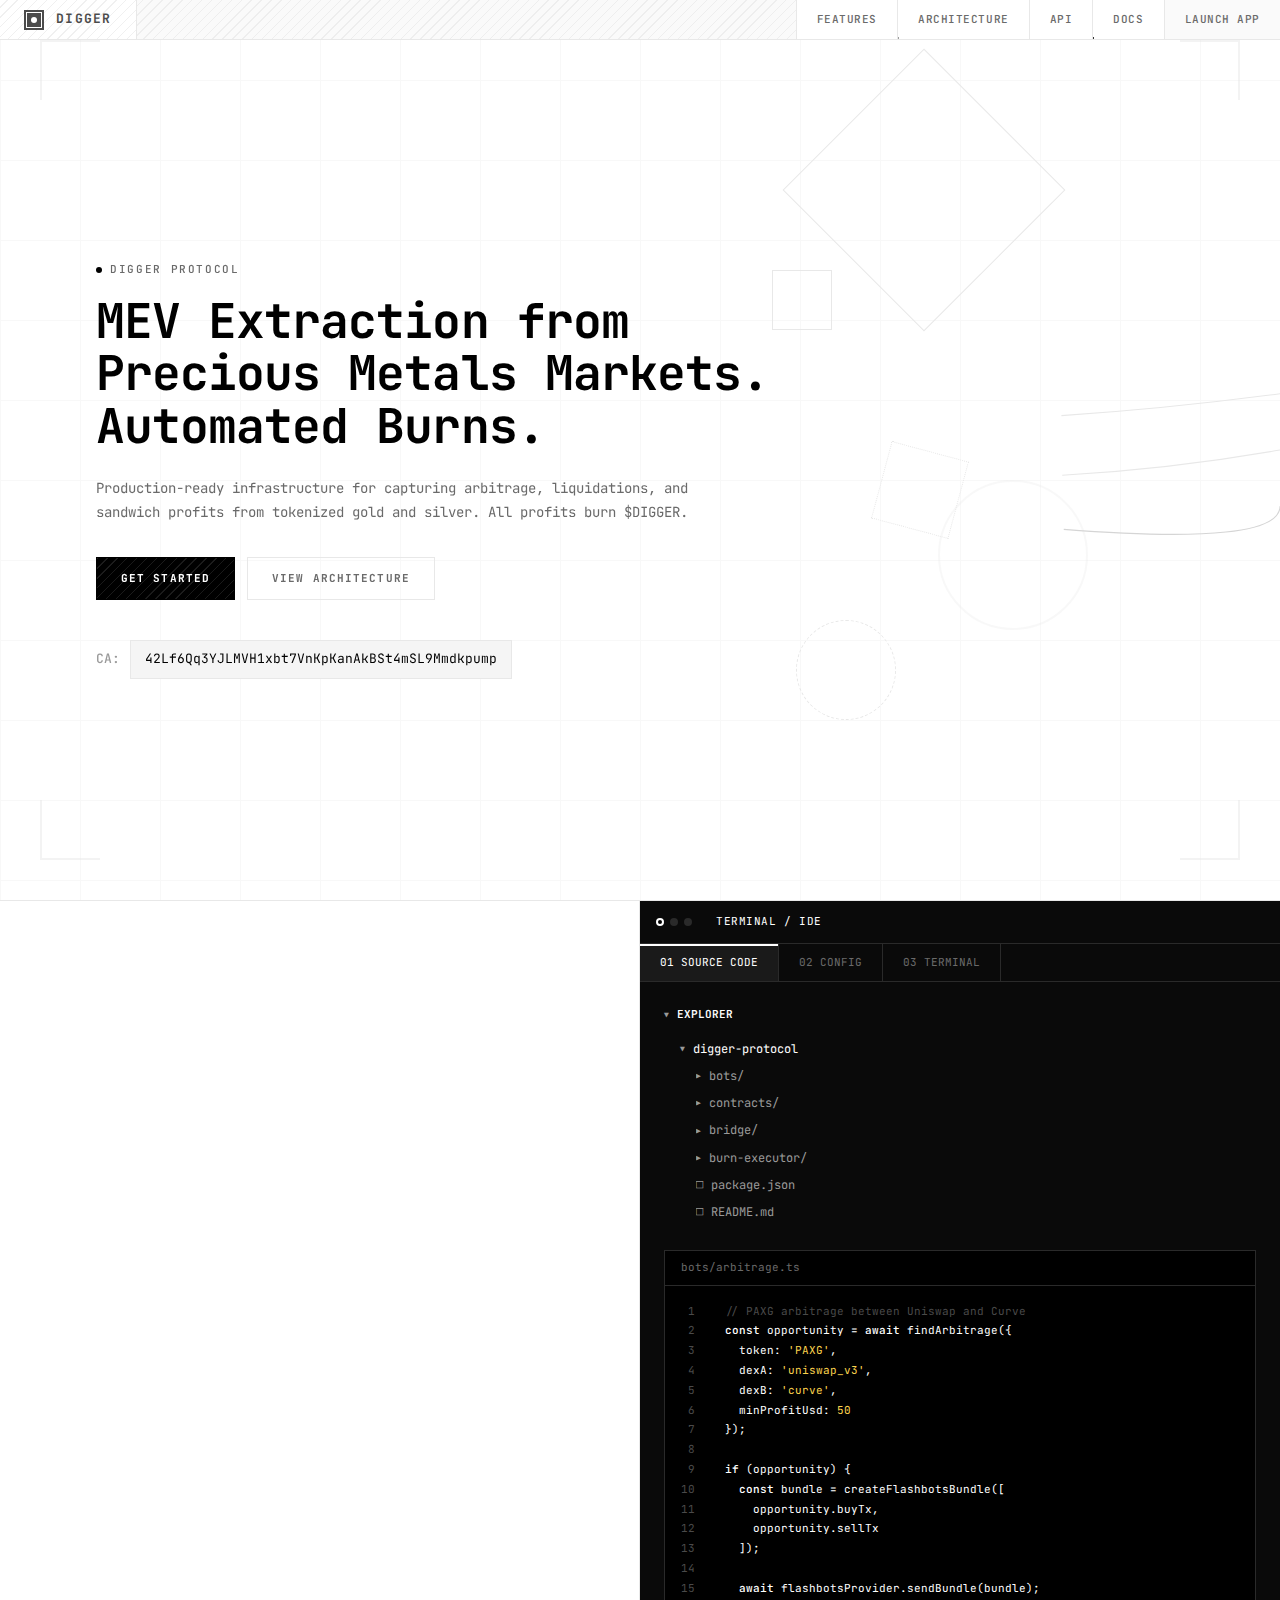
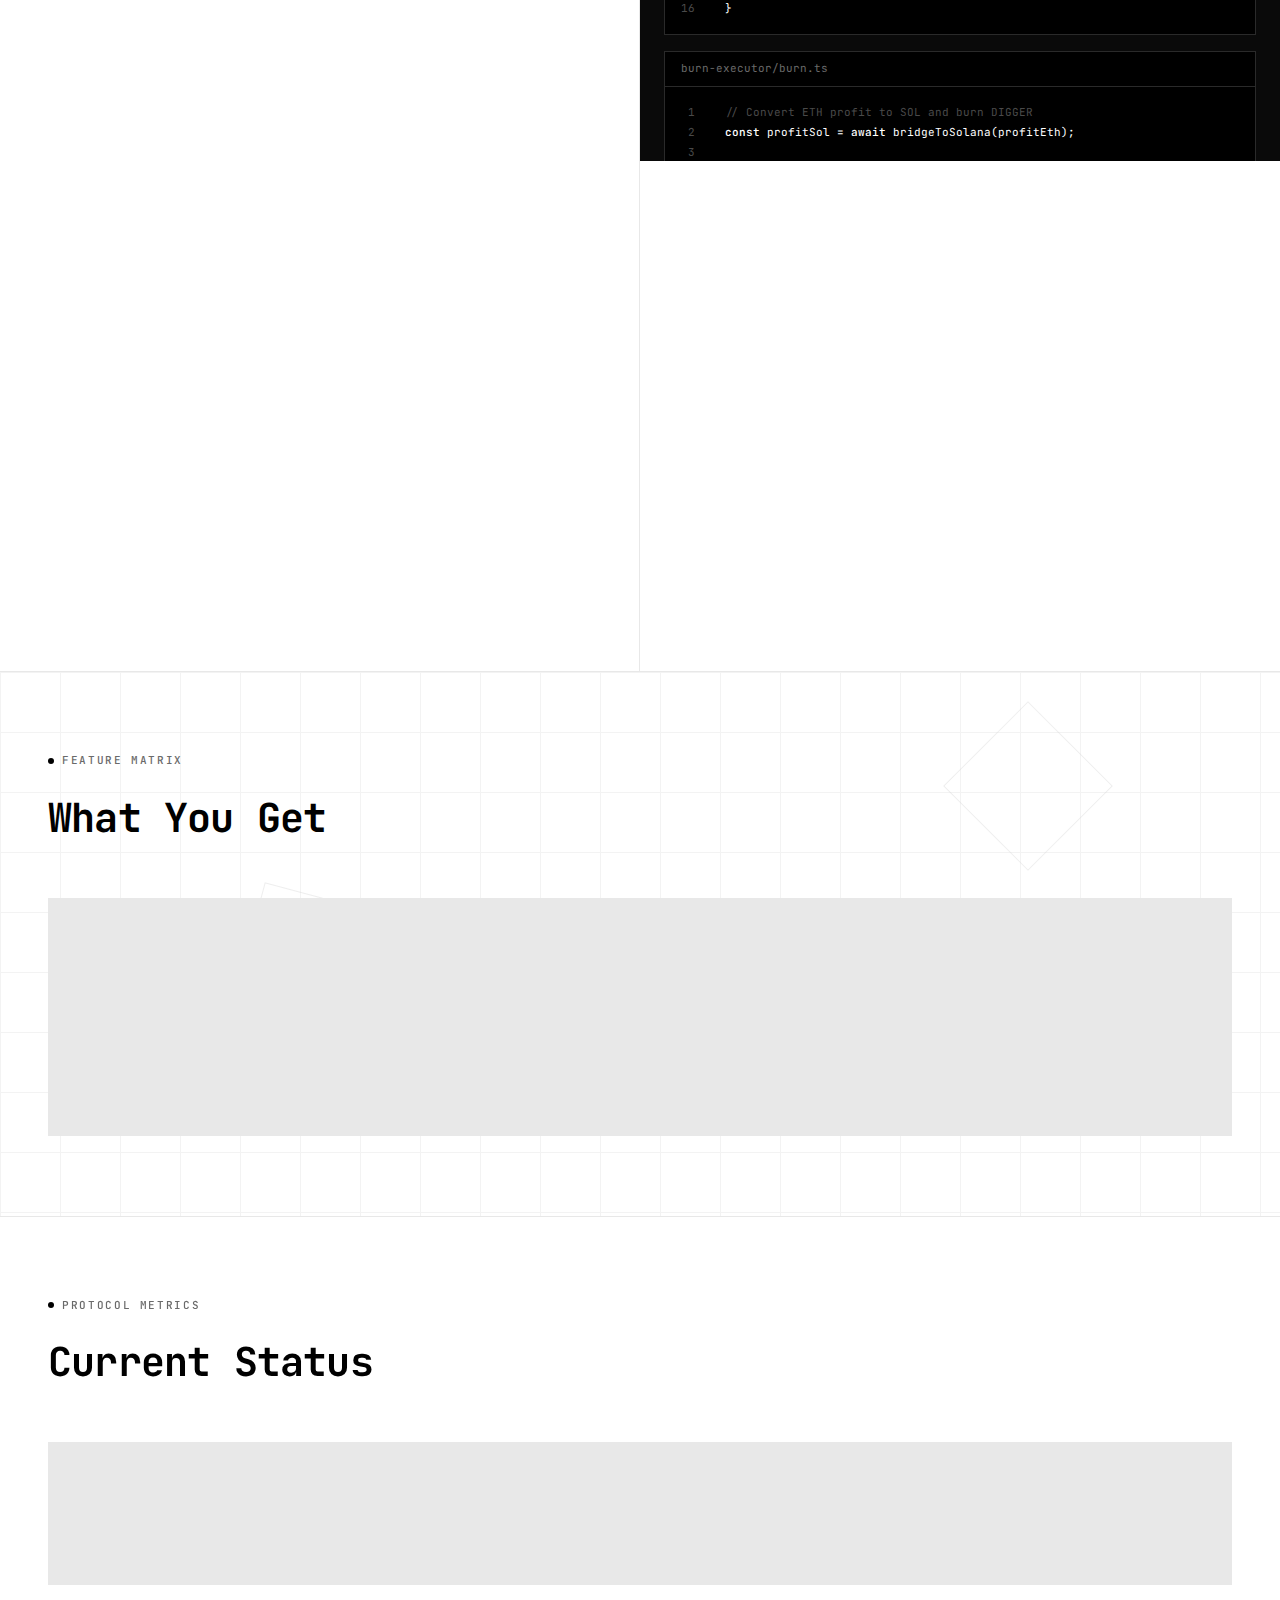
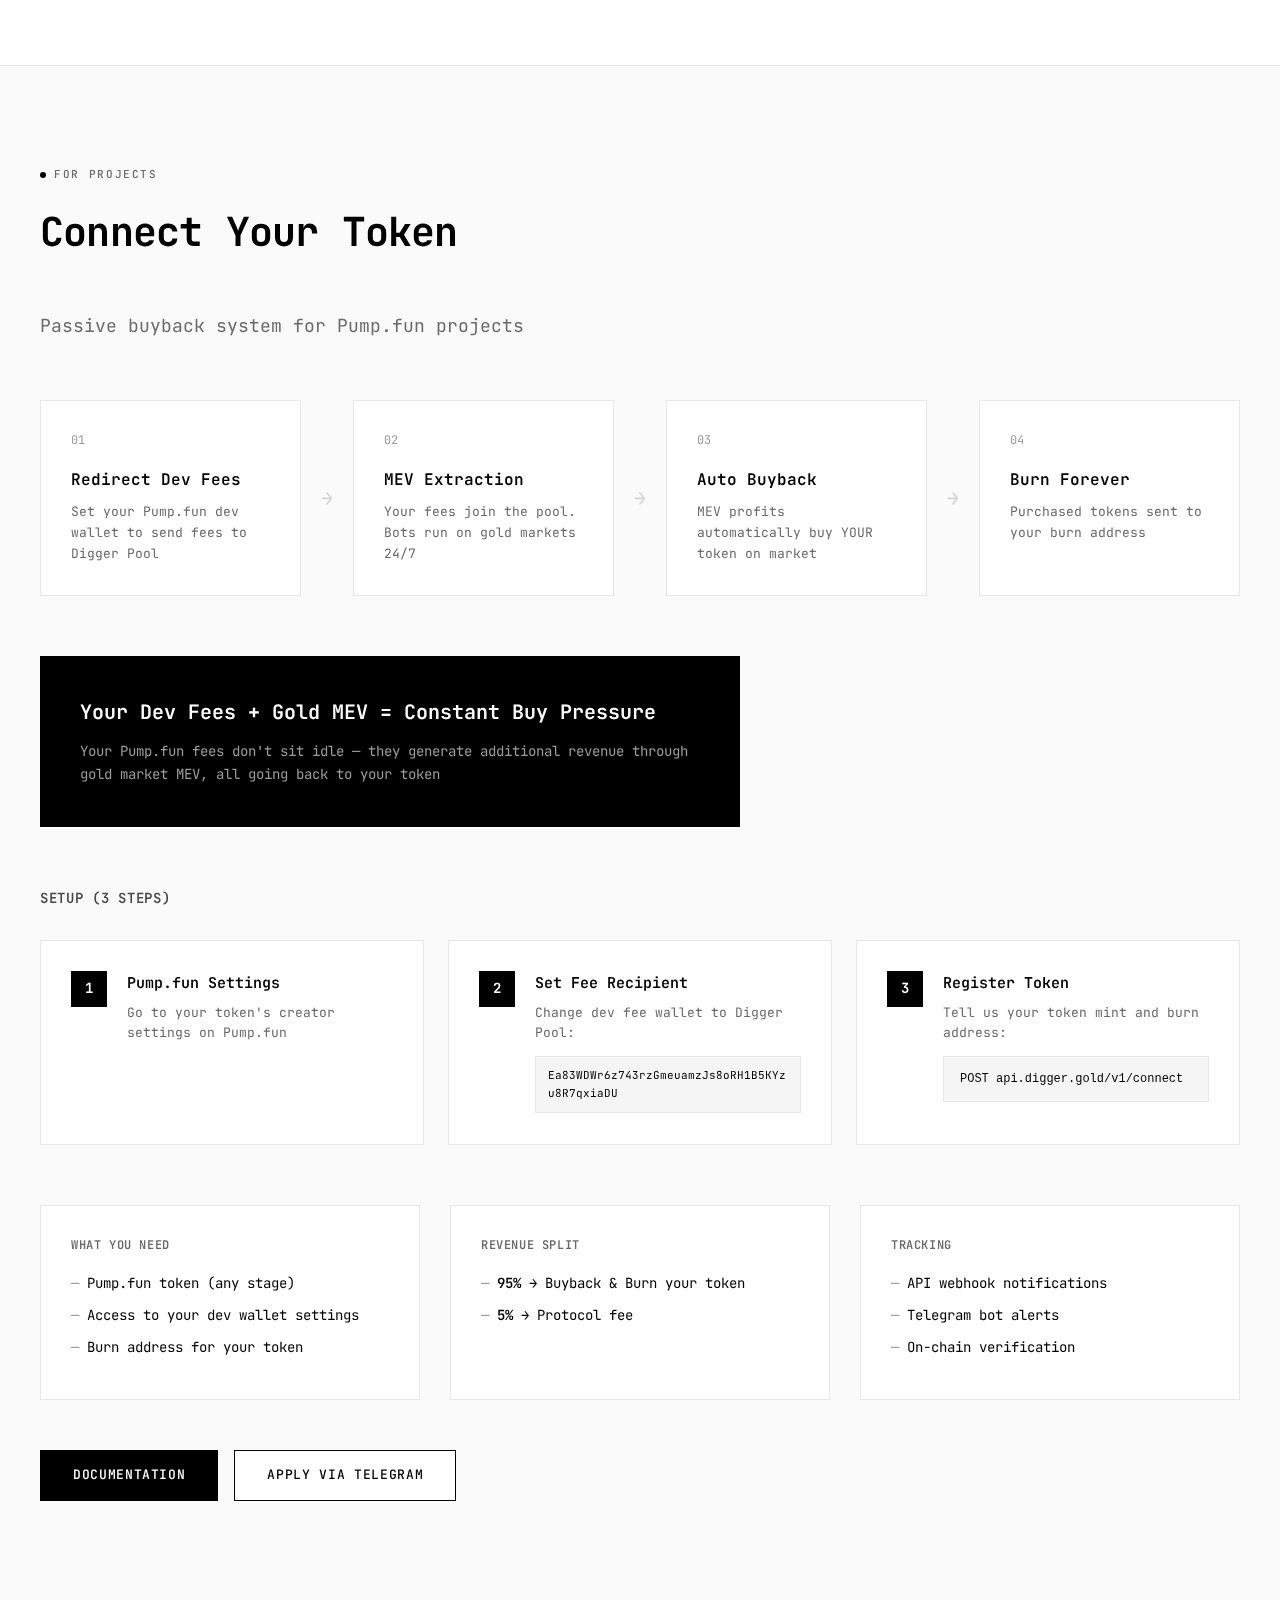
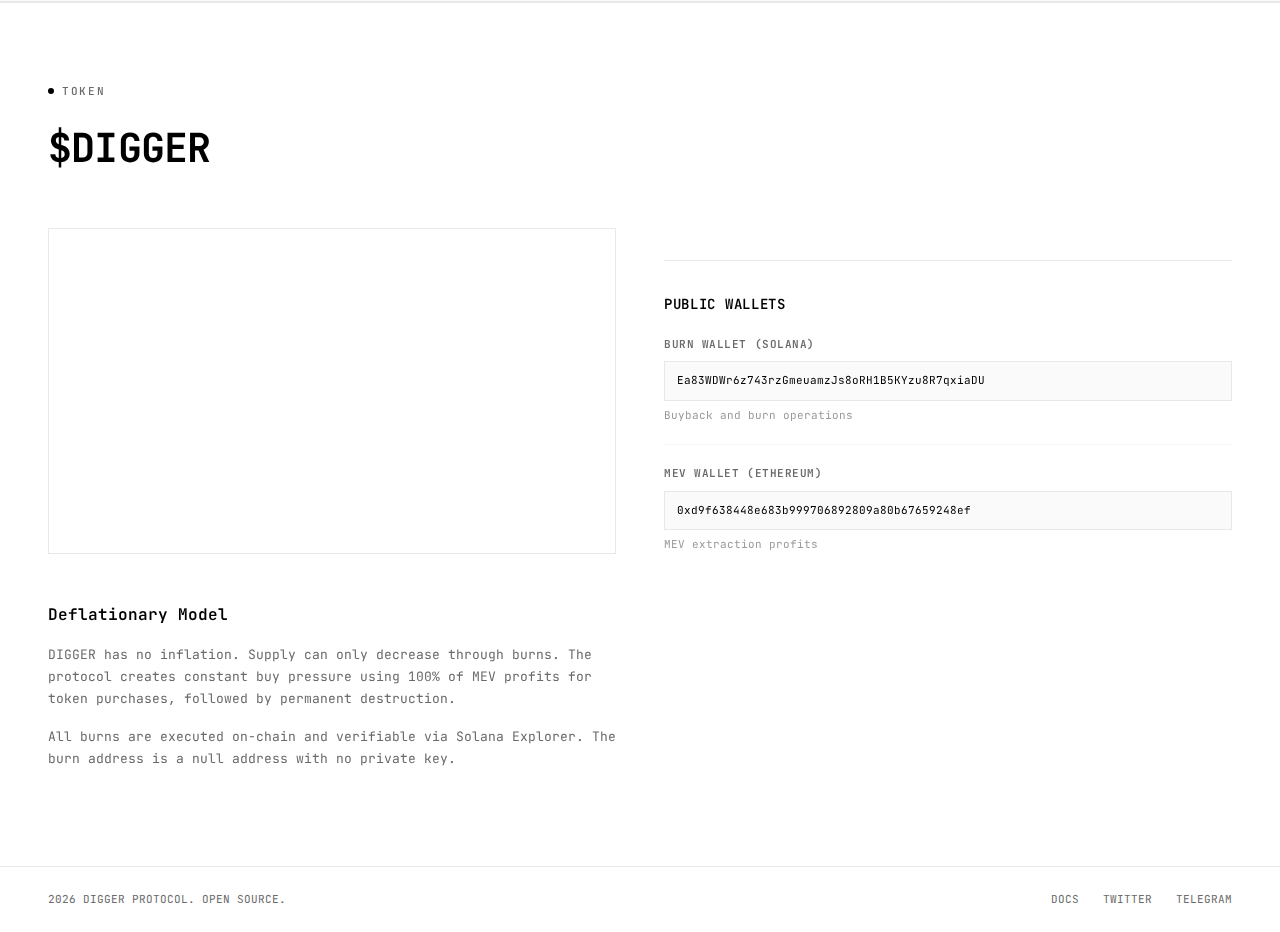
<file: index.html>
<!DOCTYPE html>
<html lang="en">
<head>
    <meta charset="UTF-8">
    <meta name="viewport" content="width=device-width, initial-scale=1.0">
    <title>Digger Protocol — MEV Infrastructure for Precious Metals</title>
    <link rel="preconnect" href="https://fonts.googleapis.com">
    <link rel="preconnect" href="https://fonts.gstatic.com" crossorigin>
    <link href="https://fonts.googleapis.com/css2?family=JetBrains+Mono:wght@400;500;600;700&display=swap" rel="stylesheet">
    <link rel="stylesheet" href="src/styles.css">
</head>
<body>
    <nav class="nav">
        <div class="nav-left">
            <a href="/" class="nav-logo">
                <div class="logo-box">
                    <div class="logo-inner">
                        <div class="logo-dot"></div>
                    </div>
                </div>
                <span class="logo-text">DIGGER</span>
            </a>
        </div>
        <div class="nav-center"></div>
        <div class="nav-right">
            <a href="#features" class="nav-link">FEATURES</a>
            <a href="#architecture" class="nav-link">ARCHITECTURE</a>
            <a href="#api" class="nav-link">API</a>
            <a href="docs.html" class="nav-link">DOCS</a>
            <a href="https://t.me/gold_digg_bot" target="_blank" class="nav-link nav-link-highlight">LAUNCH APP</a>
        </div>
    </nav>

    <main>
        <section class="hero">
            <div class="hero-bg">
                <!-- Animated grid -->
                <div class="hero-grid"></div>
                
                <!-- Floating code snippets -->
                <div class="hero-code-float">
                    <div class="float-code fc-1">const profit = await extractMEV()</div>
                    <div class="float-code fc-2">PAXG.balanceOf(wallet)</div>
                    <div class="float-code fc-3">burn(tokens, 0x000...dead)</div>
                    <div class="float-code fc-4">flashbots.sendBundle()</div>
                    <div class="float-code fc-5">jupiter.swap(SOL, DIGGER)</div>
                    <div class="float-code fc-6">0x4580...bAf78</div>
                </div>
                
                <!-- Geometric decorations -->
                <div class="hero-shapes">
                    <div class="hero-shape hs-1"></div>
                    <div class="hero-shape hs-2"></div>
                    <div class="hero-shape hs-3"></div>
                    <div class="hero-shape hs-4"></div>
                    <div class="hero-shape hs-5"></div>
                </div>
                
                <!-- Animated lines -->
                <svg class="hero-lines" viewBox="0 0 1200 800" preserveAspectRatio="none">
                    <path class="hero-line hl-1" d="M0,400 Q300,350 600,400 T1200,400" />
                    <path class="hero-line hl-2" d="M0,450 Q400,400 800,450 T1200,450" />
                    <path class="hero-line hl-3" d="M0,350 Q200,300 500,350 T1200,350" />
                </svg>
                
                <!-- Corner brackets -->
                <div class="corner-bracket cb-tl"></div>
                <div class="corner-bracket cb-tr"></div>
                <div class="corner-bracket cb-bl"></div>
                <div class="corner-bracket cb-br"></div>
            </div>
            
            <div class="hero-content">
                <div class="hero-label">
                    <span class="label-dot"></span>
                    <span>DIGGER PROTOCOL</span>
                </div>
                <h1>
                    MEV Extraction from<br>
                    Precious Metals Markets.<br>
                    Automated Burns.
                </h1>
                <p class="hero-desc">
                    Production-ready infrastructure for capturing arbitrage, 
                    liquidations, and sandwich profits from tokenized gold and silver. All profits burn $DIGGER.
                </p>
                <div class="hero-buttons">
                    <a href="docs.html" class="btn btn-primary">GET STARTED</a>
                    <a href="#architecture" class="btn btn-secondary">VIEW ARCHITECTURE</a>
                </div>
                <div class="hero-ca">
                    <span class="ca-label">CA:</span>
                    <a href="https://pump.fun/coin/42Lf6Qq3YJLMVH1xbt7VnKpKanAkBSt4mSL9Mmdkpump" target="_blank" class="ca-address">42Lf6Qq3YJLMVH1xbt7VnKpKanAkBSt4mSL9Mmdkpump</a>
                </div>
            </div>
        </section>

        <section id="features" class="features-section">
            <div class="split-layout">
                <div class="split-left">
                    <div class="content-block">
                        <div class="block-label">
                            <span class="label-dot"></span>
                            <span>CORE FEATURES</span>
                        </div>
                        <h2>Key Capabilities</h2>
                        <div class="feature-list">
                            <p><span class="bullet"></span> <span class="feature-title">Gold Market MEV</span> — extract value from PAXG, XAUT, sXAU/sXAG</p>
                            <p><span class="bullet"></span> <span class="feature-title">Automated Burns</span> — 100% of profits buy and burn $DIGGER</p>
                            <p><span class="bullet"></span> <span class="feature-title">Cross-DEX Arbitrage</span> — Uniswap, Curve, SushiSwap, Balancer</p>
                            <p><span class="bullet"></span> <span class="feature-title">Liquidation Capture</span> — AAVE, Compound gold collateral positions</p>
                            <p><span class="bullet"></span> <span class="feature-title">Flashbots Integration</span> — atomic execution via private mempools</p>
                        </div>
                    </div>

                    <div class="content-block">
                        <div class="block-label">
                            <span class="label-dot"></span>
                            <span>ARCHITECTURE</span>
                        </div>
                        <h2>Three-Layer Stack</h2>
                        <div class="layer-list">
                            <div class="layer-item">
                                <p class="layer-title">Layer 1: MEV Extraction</p>
                                <p class="layer-desc">Ethereum + L2 bots monitoring gold/silver DEXs</p>
                                <p class="layer-sub">arbitrage-bot / sandwich-bot / liquidation-bot</p>
                            </div>
                            <div class="layer-item">
                                <p class="layer-title">Layer 2: Profit Aggregation</p>
                                <p class="layer-desc">Consolidation of ETH/USDC profits</p>
                                <p class="layer-sub">profit-router / treasury-wallet / bridge-controller</p>
                            </div>
                            <div class="layer-item">
                                <p class="layer-title">Layer 3: Burn Mechanism</p>
                                <p class="layer-desc">Solana buy + burn execution</p>
                                <p class="layer-sub">jupiter-swap / burn-executor / event-emitter</p>
                            </div>
                        </div>
                    </div>

                    <div id="architecture" class="content-block">
                        <div class="block-label">
                            <span class="label-dot"></span>
                            <span>DATA FLOW</span>
                        </div>
                        <h2>Execution Path</h2>
                        <div class="flow-list">
                            <div class="flow-item">
                                <span class="flow-num">01</span>
                                <div>
                                    <h3>Price Monitor</h3>
                                    <p>WebSocket feeds from Uniswap, Curve, CEX APIs</p>
                                </div>
                            </div>
                            <div class="flow-item">
                                <span class="flow-num">02</span>
                                <div>
                                    <h3>Opportunity Detection</h3>
                                    <p>Compare prices, calculate profit after gas</p>
                                </div>
                            </div>
                            <div class="flow-item">
                                <span class="flow-num">03</span>
                                <div>
                                    <h3>Bundle Creation</h3>
                                    <p>Atomic transaction via Flashbots relay</p>
                                </div>
                            </div>
                            <div class="flow-item">
                                <span class="flow-num">04</span>
                                <div>
                                    <h3>Profit Extraction</h3>
                                    <p>Execute trade, collect profit in ETH/USDC</p>
                                </div>
                            </div>
                            <div class="flow-item">
                                <span class="flow-num">05</span>
                                <div>
                                    <h3>Bridge & Burn</h3>
                                    <p>Wormhole to Solana, Jupiter swap, burn $DIGGER</p>
                                </div>
                            </div>
                        </div>
                    </div>
                </div>

                <div class="split-right">
                    <div class="terminal-window">
                        <div class="terminal-header">
                            <div class="terminal-dots">
                                <div class="dot dot-active"></div>
                                <div class="dot"></div>
                                <div class="dot"></div>
                            </div>
                            <span class="terminal-title">TERMINAL / IDE</span>
                        </div>
                        <div class="terminal-tabs">
                            <div class="tab tab-active">01 SOURCE CODE</div>
                            <div class="tab">02 CONFIG</div>
                            <div class="tab">03 TERMINAL</div>
                        </div>
                        <div class="terminal-content">
                            <div class="file-explorer">
                                <div class="explorer-header">
                                    <span class="arrow">&#9660;</span>
                                    <span class="explorer-title">EXPLORER</span>
                                </div>
                                <div class="explorer-tree">
                <div class="tree-item tree-folder open">
                    <span class="arrow">&#9660;</span>
                    <span class="folder-name">digger-protocol</span>
                </div>
                                    <div class="tree-children">
                                        <div class="tree-item tree-folder">
                                            <span class="arrow">&#9654;</span>
                                            <span>bots/</span>
                                        </div>
                                        <div class="tree-item tree-folder">
                                            <span class="arrow">&#9654;</span>
                                            <span>contracts/</span>
                                        </div>
                                        <div class="tree-item tree-folder">
                                            <span class="arrow">&#9654;</span>
                                            <span>bridge/</span>
                                        </div>
                                        <div class="tree-item tree-folder">
                                            <span class="arrow">&#9654;</span>
                                            <span>burn-executor/</span>
                                        </div>
                                        <div class="tree-item tree-file">
                                            <span class="file-icon">&#9633;</span>
                                            <span>package.json</span>
                                        </div>
                                        <div class="tree-item tree-file">
                                            <span class="file-icon">&#9633;</span>
                                            <span>README.md</span>
                                        </div>
                                    </div>
                                </div>
                            </div>

                            <div class="code-block">
                                <div class="code-header">bots/arbitrage.ts</div>
                                <div class="code-content">
                                    <div class="code-line"><span class="ln"> 1</span>  <span class="c-comment">// PAXG arbitrage between Uniswap and Curve</span></div>
                                    <div class="code-line"><span class="ln"> 2</span>  <span class="c-keyword">const</span> <span class="c-var">opportunity</span> <span class="c-op">=</span> <span class="c-keyword">await</span> <span class="c-fn">findArbitrage</span>({</div>
                                    <div class="code-line"><span class="ln"> 3</span>    <span class="c-prop">token:</span> <span class="c-string">'PAXG'</span>,</div>
                                    <div class="code-line"><span class="ln"> 4</span>    <span class="c-prop">dexA:</span> <span class="c-string">'uniswap_v3'</span>,</div>
                                    <div class="code-line"><span class="ln"> 5</span>    <span class="c-prop">dexB:</span> <span class="c-string">'curve'</span>,</div>
                                    <div class="code-line"><span class="ln"> 6</span>    <span class="c-prop">minProfitUsd:</span> <span class="c-num">50</span></div>
                                    <div class="code-line"><span class="ln"> 7</span>  });</div>
                                    <div class="code-line"><span class="ln"> 8</span></div>
                                    <div class="code-line"><span class="ln"> 9</span>  <span class="c-keyword">if</span> (opportunity) {</div>
                                    <div class="code-line"><span class="ln">10</span>    <span class="c-keyword">const</span> <span class="c-var">bundle</span> <span class="c-op">=</span> <span class="c-fn">createFlashbotsBundle</span>([</div>
                                    <div class="code-line"><span class="ln">11</span>      <span class="c-var">opportunity</span>.<span class="c-prop">buyTx</span>,</div>
                                    <div class="code-line"><span class="ln">12</span>      <span class="c-var">opportunity</span>.<span class="c-prop">sellTx</span></div>
                                    <div class="code-line"><span class="ln">13</span>    ]);</div>
                                    <div class="code-line"><span class="ln">14</span></div>
                                    <div class="code-line"><span class="ln">15</span>    <span class="c-keyword">await</span> <span class="c-var">flashbotsProvider</span>.<span class="c-fn">sendBundle</span>(<span class="c-var">bundle</span>);</div>
                                    <div class="code-line"><span class="ln">16</span>  }</div>
                                </div>
                            </div>

                            <div class="code-block">
                                <div class="code-header">burn-executor/burn.ts</div>
                                <div class="code-content">
                                    <div class="code-line"><span class="ln"> 1</span>  <span class="c-comment">// Convert ETH profit to SOL and burn DIGGER</span></div>
                                    <div class="code-line"><span class="ln"> 2</span>  <span class="c-keyword">const</span> <span class="c-var">profitSol</span> <span class="c-op">=</span> <span class="c-keyword">await</span> <span class="c-fn">bridgeToSolana</span>(<span class="c-var">profitEth</span>);</div>
                                    <div class="code-line"><span class="ln"> 3</span></div>
                                    <div class="code-line"><span class="ln"> 4</span>  <span class="c-comment">// Buy DIGGER via Jupiter aggregator</span></div>
                                    <div class="code-line"><span class="ln"> 5</span>  <span class="c-keyword">const</span> <span class="c-var">diggerAmount</span> <span class="c-op">=</span> <span class="c-keyword">await</span> <span class="c-var">jupiter</span>.<span class="c-fn">swap</span>({</div>
                                    <div class="code-line"><span class="ln"> 6</span>    <span class="c-prop">inputMint:</span> <span class="c-var">SOL_MINT</span>,</div>
                                    <div class="code-line"><span class="ln"> 7</span>    <span class="c-prop">outputMint:</span> <span class="c-var">DIGGER_MINT</span>,</div>
                                    <div class="code-line"><span class="ln"> 8</span>    <span class="c-prop">amount:</span> <span class="c-var">profitSol</span></div>
                                    <div class="code-line"><span class="ln"> 9</span>  });</div>
                                    <div class="code-line"><span class="ln">10</span></div>
                <div class="code-line"><span class="ln">11</span>  <span class="c-comment">// Burn tokens forever</span></div>
                <div class="code-line"><span class="ln">12</span>  <span class="c-keyword">await</span> <span class="c-fn">transfer</span>(<span class="c-var">diggerAmount</span>, <span class="c-var">BURN_ADDRESS</span>);</div>
                <div class="code-line"><span class="ln">13</span>  <span class="c-fn">emitBurnEvent</span>(<span class="c-var">diggerAmount</span>, <span class="c-var">txHash</span>);</div>
                                </div>
                            </div>

                            <div class="code-block terminal-output">
                                <div class="code-header">TERMINAL OUTPUT</div>
                                <div class="code-content">
                                    <div class="code-line"><span class="c-accent">$</span> npm run start:all</div>
                                    <div class="code-line"><span class="c-muted"># Starting Digger MEV infrastructure...</span></div>
                                    <div class="code-line"></div>
                                    <div class="code-line"><span class="c-muted">[arbitrage]</span> Monitoring PAXG on Uniswap V3...</div>
                                    <div class="code-line"><span class="c-muted">[arbitrage]</span> Monitoring PAXG on Curve...</div>
                                    <div class="code-line"><span class="c-muted">[arbitrage]</span> Monitoring XAUT on Balancer...</div>
                                    <div class="code-line"><span class="c-muted">[sandwich]</span> Mempool listener active</div>
                                    <div class="code-line"><span class="c-muted">[liquidation]</span> AAVE health factor monitor started</div>
                                    <div class="code-line"><span class="c-muted">[bridge]</span> Wormhole relayer connected</div>
                                    <div class="code-line"><span class="c-muted">[burn]</span> Jupiter swap ready</div>
                                    <div class="code-line"></div>
                                    <div class="code-line"><span class="c-success">OK</span> All services operational</div>
                                    <div class="code-line"><span class="c-accent">--</span> Waiting for opportunities...</div>
                                </div>
                            </div>
                        </div>
                    </div>
                </div>
            </div>
        </section>

        <section id="api" class="matrix-section">
            <div class="matrix-bg">
                <div class="grid-lines"></div>
                <div class="floating-shapes">
                    <div class="shape shape-1"></div>
                    <div class="shape shape-2"></div>
                    <div class="shape shape-3"></div>
                    <div class="shape shape-4"></div>
                </div>
                <div class="code-rain">
                    <span>0x45804880De22913dAFE09f4980848ECE6EcbAf78</span>
                    <span>arbitrage.execute()</span>
                    <span>burn(amount, BURN_ADDRESS)</span>
                    <span>flashbots.sendBundle()</span>
                    <span>jupiter.swap({inputMint, outputMint})</span>
                    <span>PAXG/ETH 0.14% spread</span>
                    <span>liquidation.capture()</span>
                    <span>wormhole.bridge(SOL)</span>
                </div>
            </div>
            <div class="section-inner">
                <div class="block-label">
                    <span class="label-dot"></span>
                    <span>FEATURE MATRIX</span>
                </div>
                <h2 class="matrix-title">What You Get</h2>
                <div class="matrix-grid">
                    <a href="docs.html#api-events" class="matrix-card">
                        <h3>MEV STRATEGIES</h3>
                        <p class="matrix-desc">Arbitrage / Sandwich / Liquidations</p>
                        <p class="matrix-sub">Multi-DEX gold market coverage</p>
                        <span class="card-arrow">-></span>
                    </a>
                    <a href="docs.html#api-token" class="matrix-card">
                        <h3>SUPPORTED TOKENS</h3>
                        <p class="matrix-desc">PAXG / XAUT / sXAU / sXAG</p>
                        <p class="matrix-sub">Ethereum + L2 deployments</p>
                        <span class="card-arrow">-></span>
                    </a>
                    <a href="docs.html#introduction" class="matrix-card">
                        <h3>EXECUTION</h3>
                        <p class="matrix-desc">Flashbots / MEV-Boost / Jito</p>
                        <p class="matrix-sub">Private mempool transactions</p>
                        <span class="card-arrow">-></span>
                    </a>
                    <a href="docs.html#api-burns" class="matrix-card">
                        <h3>BURN MECHANISM</h3>
                        <p class="matrix-desc">Automated / Verifiable / Permanent</p>
                        <p class="matrix-sub">On-chain audit trail</p>
                        <span class="card-arrow">-></span>
                    </a>
                    <a href="docs.html#api-overview" class="matrix-card">
                        <h3>API ACCESS</h3>
                        <p class="matrix-desc">REST / WebSocket / SDK</p>
                        <p class="matrix-sub">Real-time event streaming</p>
                        <span class="card-arrow">-></span>
                    </a>
                    <a href="docs.html#ws-events" class="matrix-card">
                        <h3>MONITORING</h3>
                        <p class="matrix-desc">Dashboard / Alerts / Logs</p>
                        <p class="matrix-sub">Telegram bot integration</p>
                        <span class="card-arrow">-></span>
                    </a>
                </div>
            </div>
        </section>

        <section class="stats-section">
            <div class="section-inner">
                <div class="block-label">
                    <span class="label-dot"></span>
                    <span>PROTOCOL METRICS</span>
                </div>
                <h2 class="matrix-title">Current Status</h2>
                <div class="stats-grid">
                    <div class="stat-card">
                        <div class="stat-value">—</div>
                        <div class="stat-label">Total Burned</div>
                    </div>
                    <div class="stat-card">
                        <div class="stat-value">—</div>
                        <div class="stat-label">MEV Extracted</div>
                    </div>
                    <div class="stat-card">
                        <div class="stat-value">—</div>
                        <div class="stat-label">Active Strategies</div>
                    </div>
                    <div class="stat-card">
                        <div class="stat-value">—</div>
                        <div class="stat-label">Markets Monitored</div>
                    </div>
                </div>
            </div>
        </section>

        <section class="connect-section">
            <div class="section-inner">
                <div class="block-label">
                    <span class="label-dot"></span>
                    <span>FOR PROJECTS</span>
                </div>
                <h2 class="matrix-title">Connect Your Token</h2>
                <p class="connect-subtitle">Passive buyback system for Pump.fun projects</p>
                
                <div class="connect-flow">
                    <div class="flow-step">
                        <div class="flow-number">01</div>
                        <div class="flow-content">
                            <h3>Redirect Dev Fees</h3>
                            <p>Set your Pump.fun dev wallet to send fees to Digger Pool</p>
                        </div>
                    </div>
                    <div class="flow-arrow">→</div>
                    <div class="flow-step">
                        <div class="flow-number">02</div>
                        <div class="flow-content">
                            <h3>MEV Extraction</h3>
                            <p>Your fees join the pool. Bots run on gold markets 24/7</p>
                        </div>
                    </div>
                    <div class="flow-arrow">→</div>
                    <div class="flow-step">
                        <div class="flow-number">03</div>
                        <div class="flow-content">
                            <h3>Auto Buyback</h3>
                            <p>MEV profits automatically buy YOUR token on market</p>
                        </div>
                    </div>
                    <div class="flow-arrow">→</div>
                    <div class="flow-step">
                        <div class="flow-number">04</div>
                        <div class="flow-content">
                            <h3>Burn Forever</h3>
                            <p>Purchased tokens sent to your burn address</p>
                        </div>
                    </div>
                </div>

                <div class="connect-benefits">
                    <div class="benefit-card">
                        <h4>Your Dev Fees + Gold MEV = Constant Buy Pressure</h4>
                        <p>Your Pump.fun fees don't sit idle — they generate additional revenue through gold market MEV, all going back to your token</p>
                    </div>
                </div>

                <div class="setup-steps">
                    <h3 class="setup-title">Setup (3 steps)</h3>
                    <div class="setup-grid">
                        <div class="setup-step">
                            <div class="setup-num">1</div>
                            <div class="setup-content">
                                <h4>Pump.fun Settings</h4>
                                <p>Go to your token's creator settings on Pump.fun</p>
                            </div>
                        </div>
                        <div class="setup-step">
                            <div class="setup-num">2</div>
                            <div class="setup-content">
                                <h4>Set Fee Recipient</h4>
                                <p>Change dev fee wallet to Digger Pool:</p>
                                <div class="wallet-code">Ea83WDWr6z743rzGmeuamzJs8oRH1B5KYzu8R7qxiaDU</div>
                            </div>
                        </div>
                        <div class="setup-step">
                            <div class="setup-num">3</div>
                            <div class="setup-content">
                                <h4>Register Token</h4>
                                <p>Tell us your token mint and burn address:</p>
                                <div class="code-snippet">
                                    <code>POST api.digger.gold/v1/connect</code>
                                </div>
                            </div>
                        </div>
                    </div>
                </div>

                <div class="connect-details">
                    <div class="detail-block">
                        <h4>What You Need</h4>
                        <ul>
                            <li>Pump.fun token (any stage)</li>
                            <li>Access to your dev wallet settings</li>
                            <li>Burn address for your token</li>
                        </ul>
                    </div>
                    <div class="detail-block">
                        <h4>Revenue Split</h4>
                        <ul>
                            <li><strong>95%</strong> → Buyback & Burn your token</li>
                            <li><strong>5%</strong> → Protocol fee</li>
                        </ul>
                    </div>
                    <div class="detail-block">
                        <h4>Tracking</h4>
                        <ul>
                            <li>API webhook notifications</li>
                            <li>Telegram bot alerts</li>
                            <li>On-chain verification</li>
                        </ul>
                    </div>
                </div>

                <div class="connect-cta">
                    <a href="docs.html#sdk" class="cta-btn">Documentation</a>
                    <a href="https://t.me/gold_digg_bot" class="cta-btn cta-secondary">Apply via Telegram</a>
                </div>
            </div>
        </section>

        <section class="token-section">
            <div class="section-inner">
                <div class="block-label">
                    <span class="label-dot"></span>
                    <span>TOKEN</span>
                </div>
                <h2 class="matrix-title">$DIGGER</h2>
                <div class="token-grid">
                    <div class="token-info">
                        <div class="token-row">
                            <span class="token-key">Name</span>
                            <span class="token-val">DIGGER</span>
                        </div>
                        <div class="token-row">
                            <span class="token-key">Network</span>
                            <span class="token-val">Solana</span>
                        </div>
                        <div class="token-row">
                            <span class="token-key">Initial Supply</span>
                            <span class="token-val">1,000,000,000</span>
                        </div>
                        <div class="token-row">
                            <span class="token-key">Contract</span>
                            <span class="token-val">—</span>
                        </div>
                        <div class="token-row">
                            <span class="token-key">Launch</span>
                            <span class="token-val">Pump.fun</span>
                        </div>
                    </div>
                    
                    <div class="wallets-info">
                        <h3>Public Wallets</h3>
                        <div class="wallet-row">
                            <span class="wallet-label">Burn Wallet (Solana)</span>
                            <a href="https://solscan.io/account/Ea83WDWr6z743rzGmeuamzJs8oRH1B5KYzu8R7qxiaDU" target="_blank" class="wallet-address">
                                Ea83WDWr6z743rzGmeuamzJs8oRH1B5KYzu8R7qxiaDU
                            </a>
                            <span class="wallet-desc">Buyback and burn operations</span>
                        </div>
                        <div class="wallet-row">
                            <span class="wallet-label">MEV Wallet (Ethereum)</span>
                            <a href="https://etherscan.io/address/0xd9f638448e683b999706892809a80b67659248ef" target="_blank" class="wallet-address">
                                0xd9f638448e683b999706892809a80b67659248ef
                            </a>
                            <span class="wallet-desc">MEV extraction profits</span>
                        </div>
                    </div>
                    <div class="token-desc">
                        <h3>Deflationary Model</h3>
                        <p>
                            DIGGER has no inflation. Supply can only decrease through burns.
                            The protocol creates constant buy pressure using 100% of MEV profits
                            for token purchases, followed by permanent destruction.
                        </p>
                        <p>
                            All burns are executed on-chain and verifiable via Solana Explorer.
                            The burn address is a null address with no private key.
                        </p>
                    </div>
                </div>
            </div>
        </section>
    </main>

    <footer class="footer">
        <div class="footer-inner">
            <p>2026 DIGGER PROTOCOL. OPEN SOURCE.</p>
            <div class="footer-links">
                <a href="docs.html">DOCS</a>
                <a href="https://x.com/i/communities/2016516464254058868/" target="_blank">TWITTER</a>
                <a href="https://t.me/gold_digg_bot" target="_blank">TELEGRAM</a>
            </div>
        </div>
    </footer>

    <script src="src/app.js"></script>
</body>
</html>
</file>
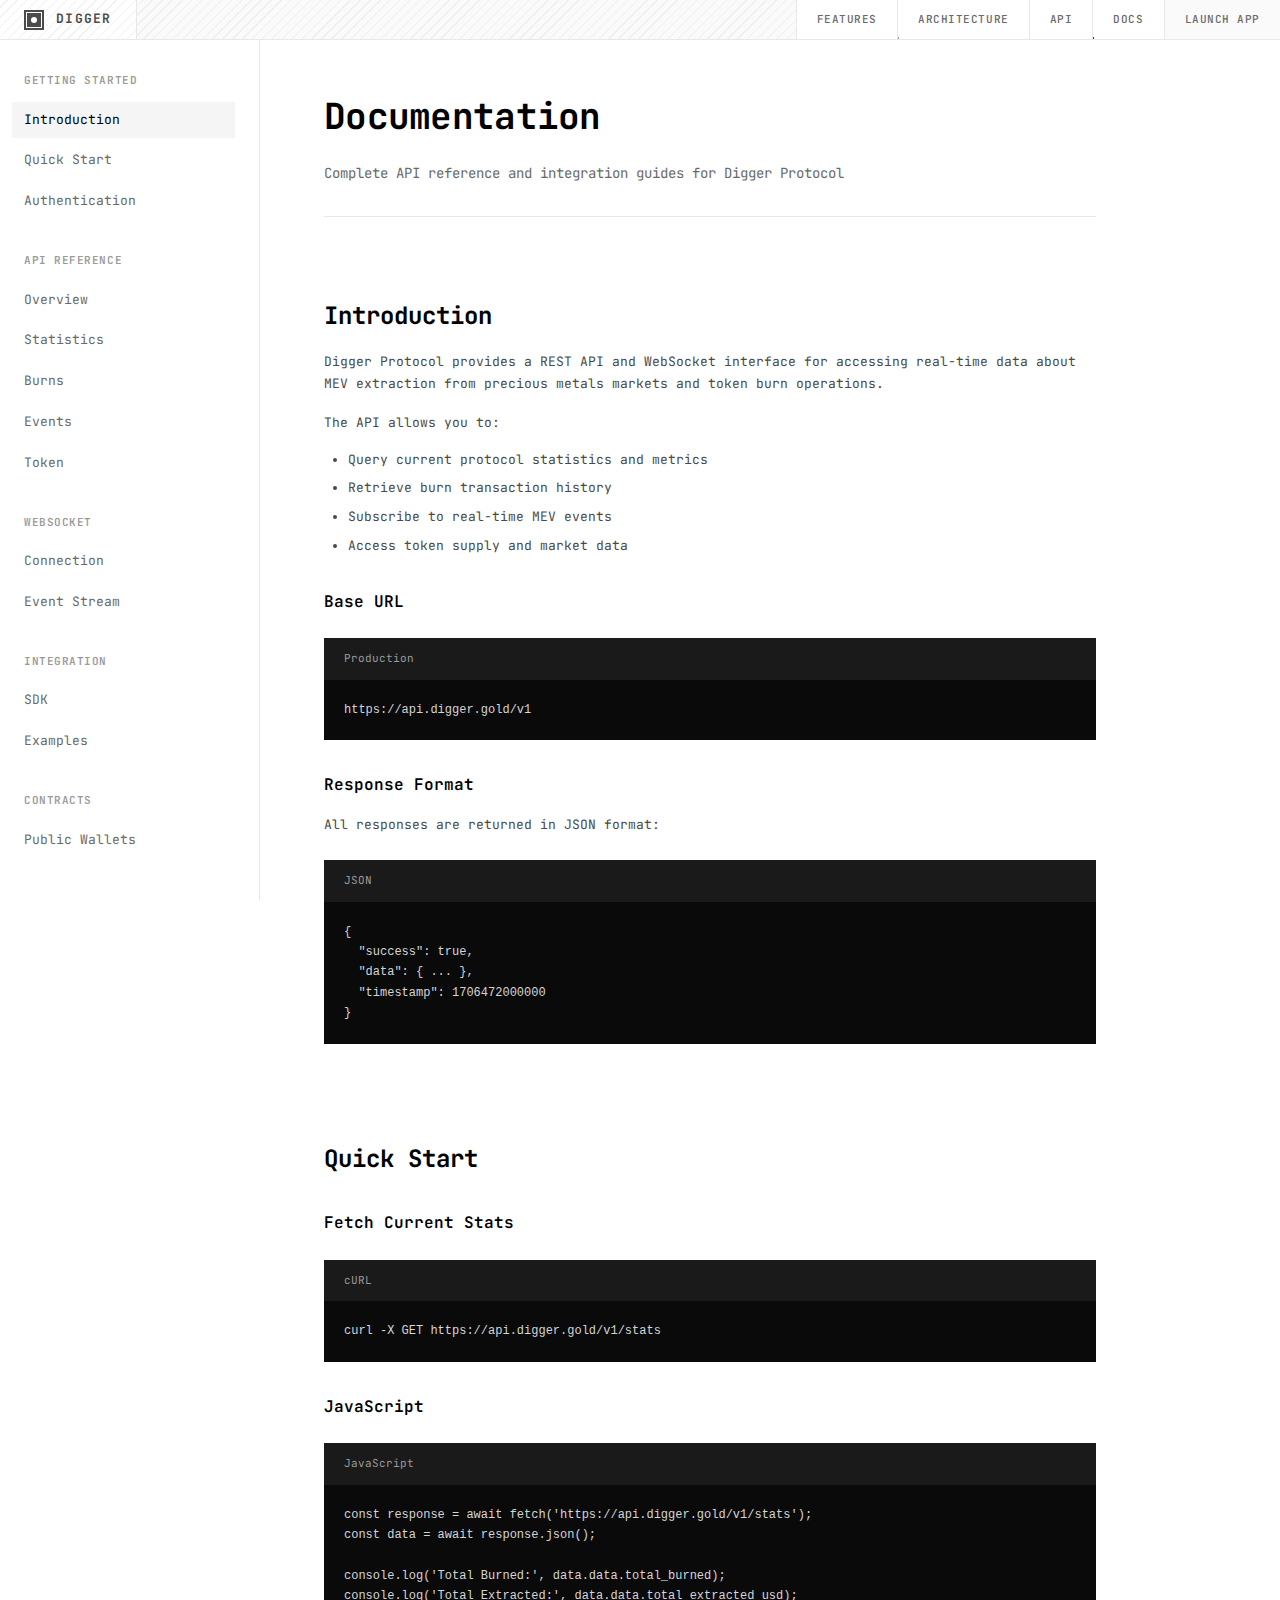
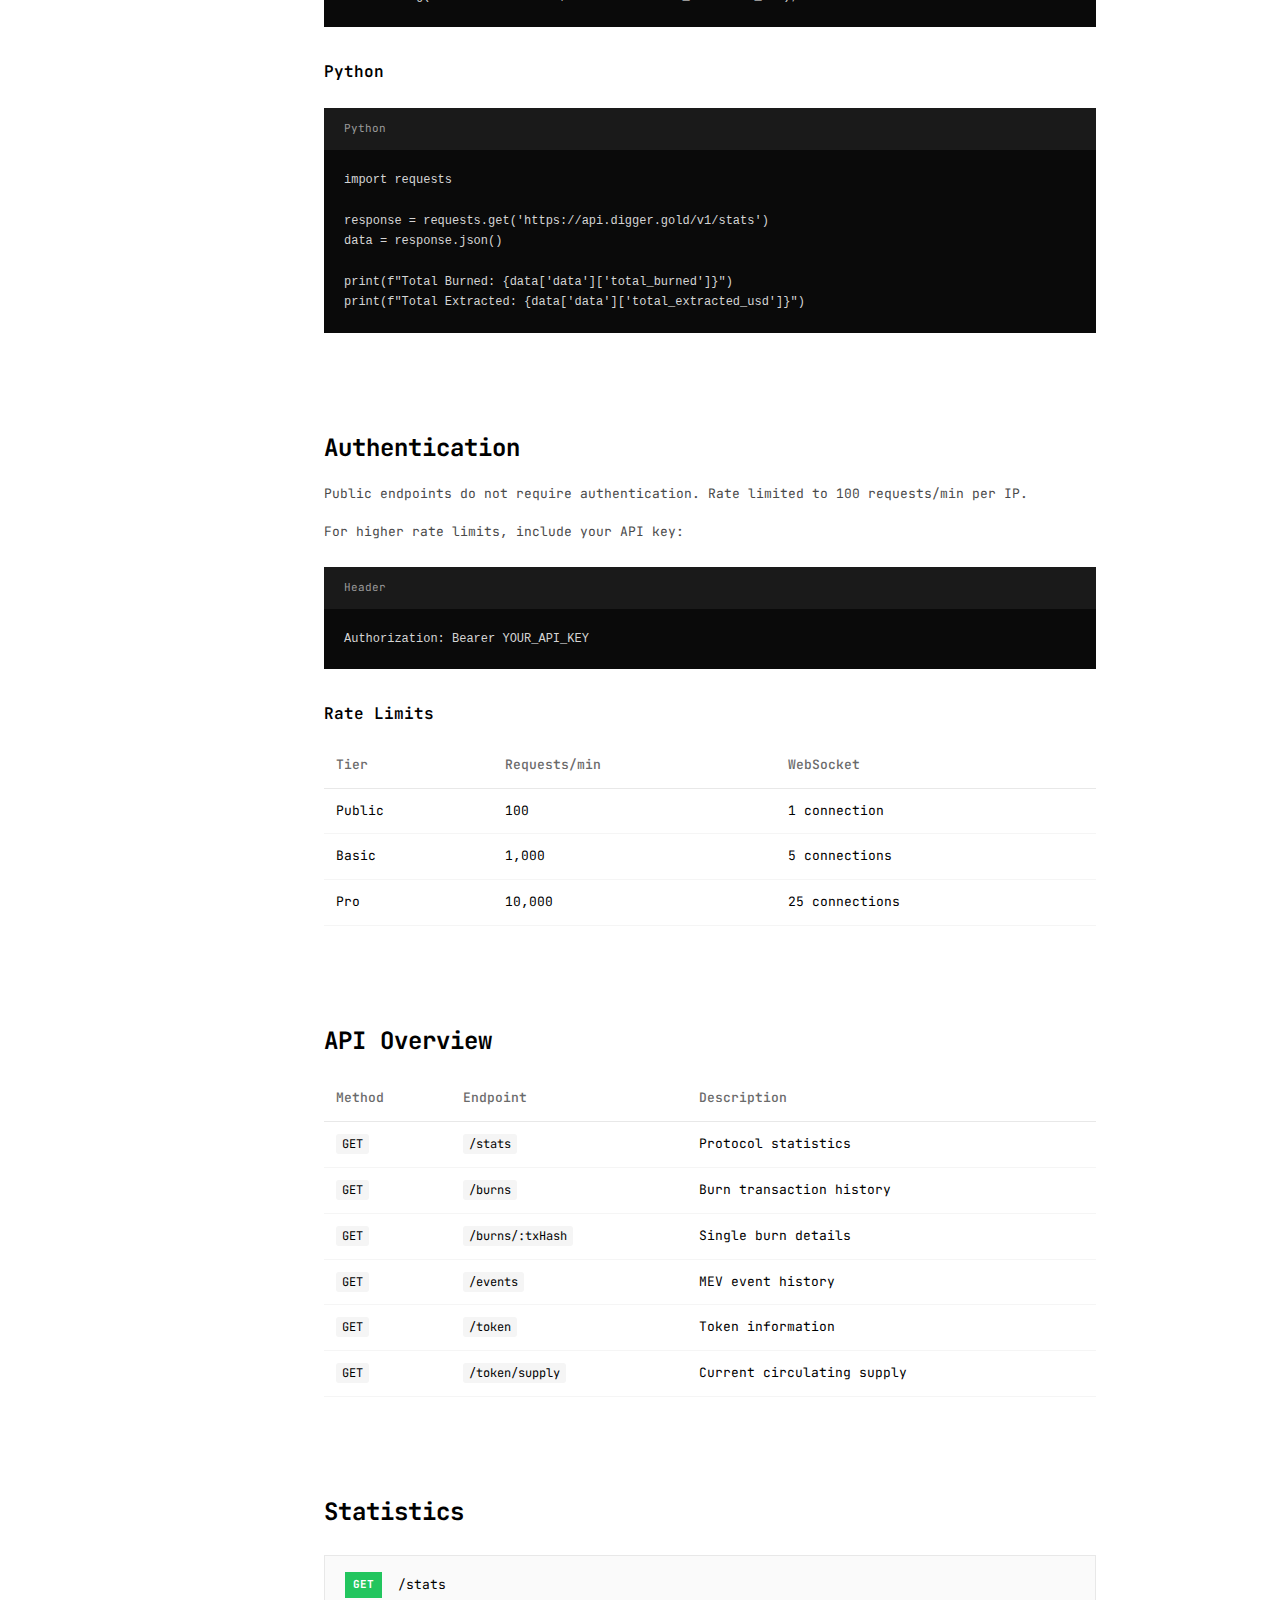
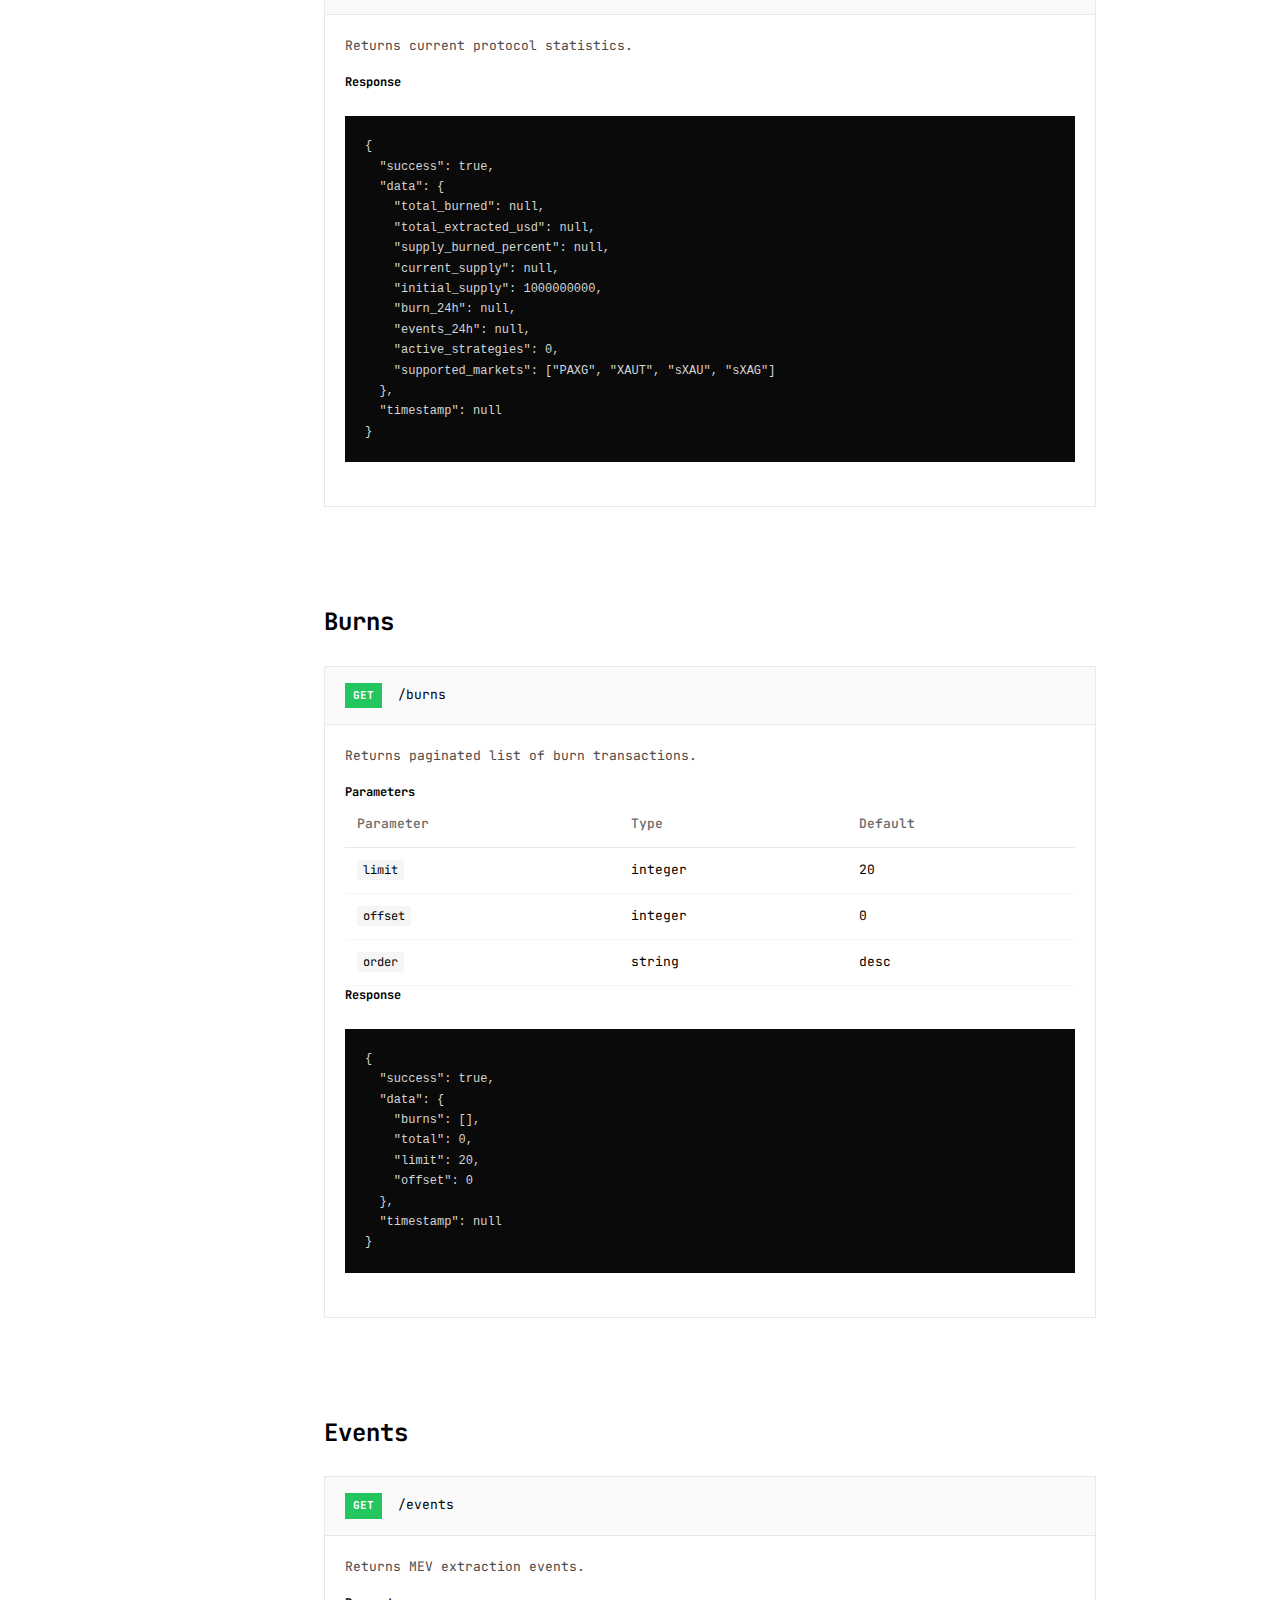
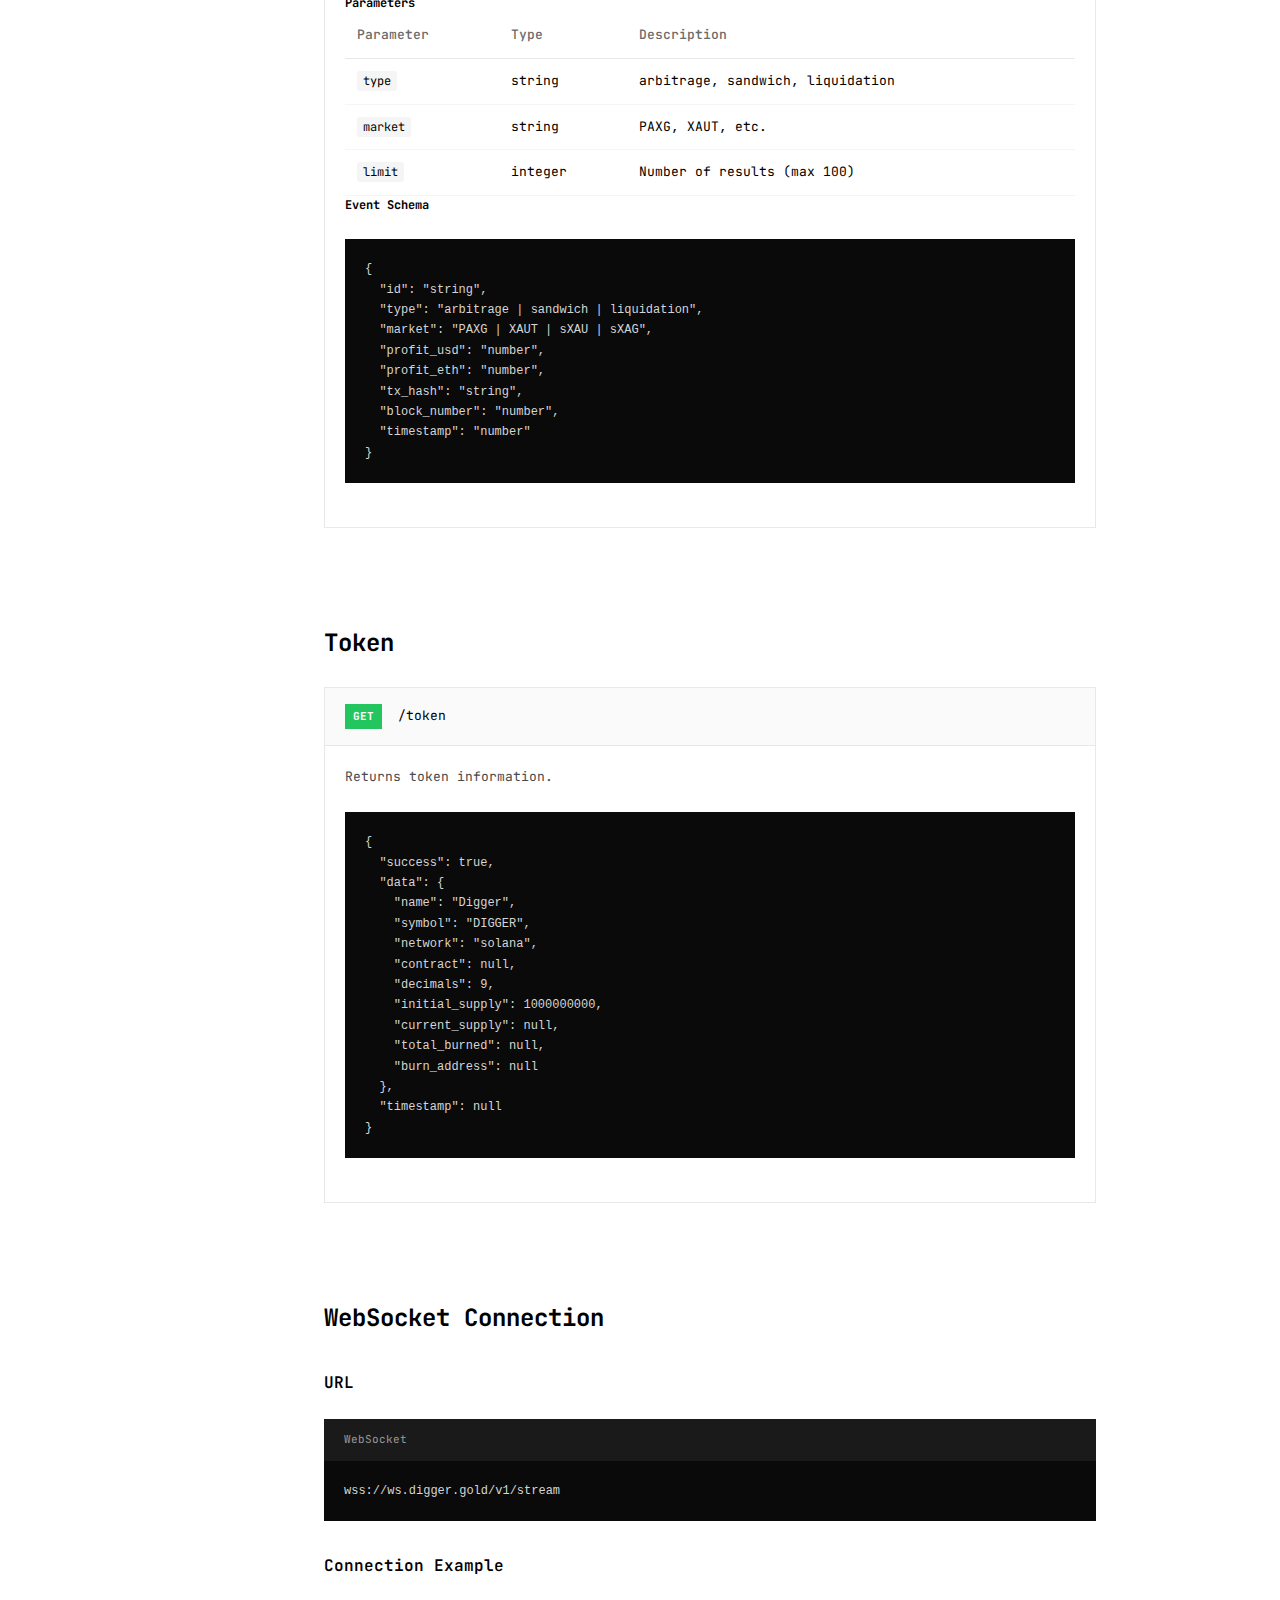
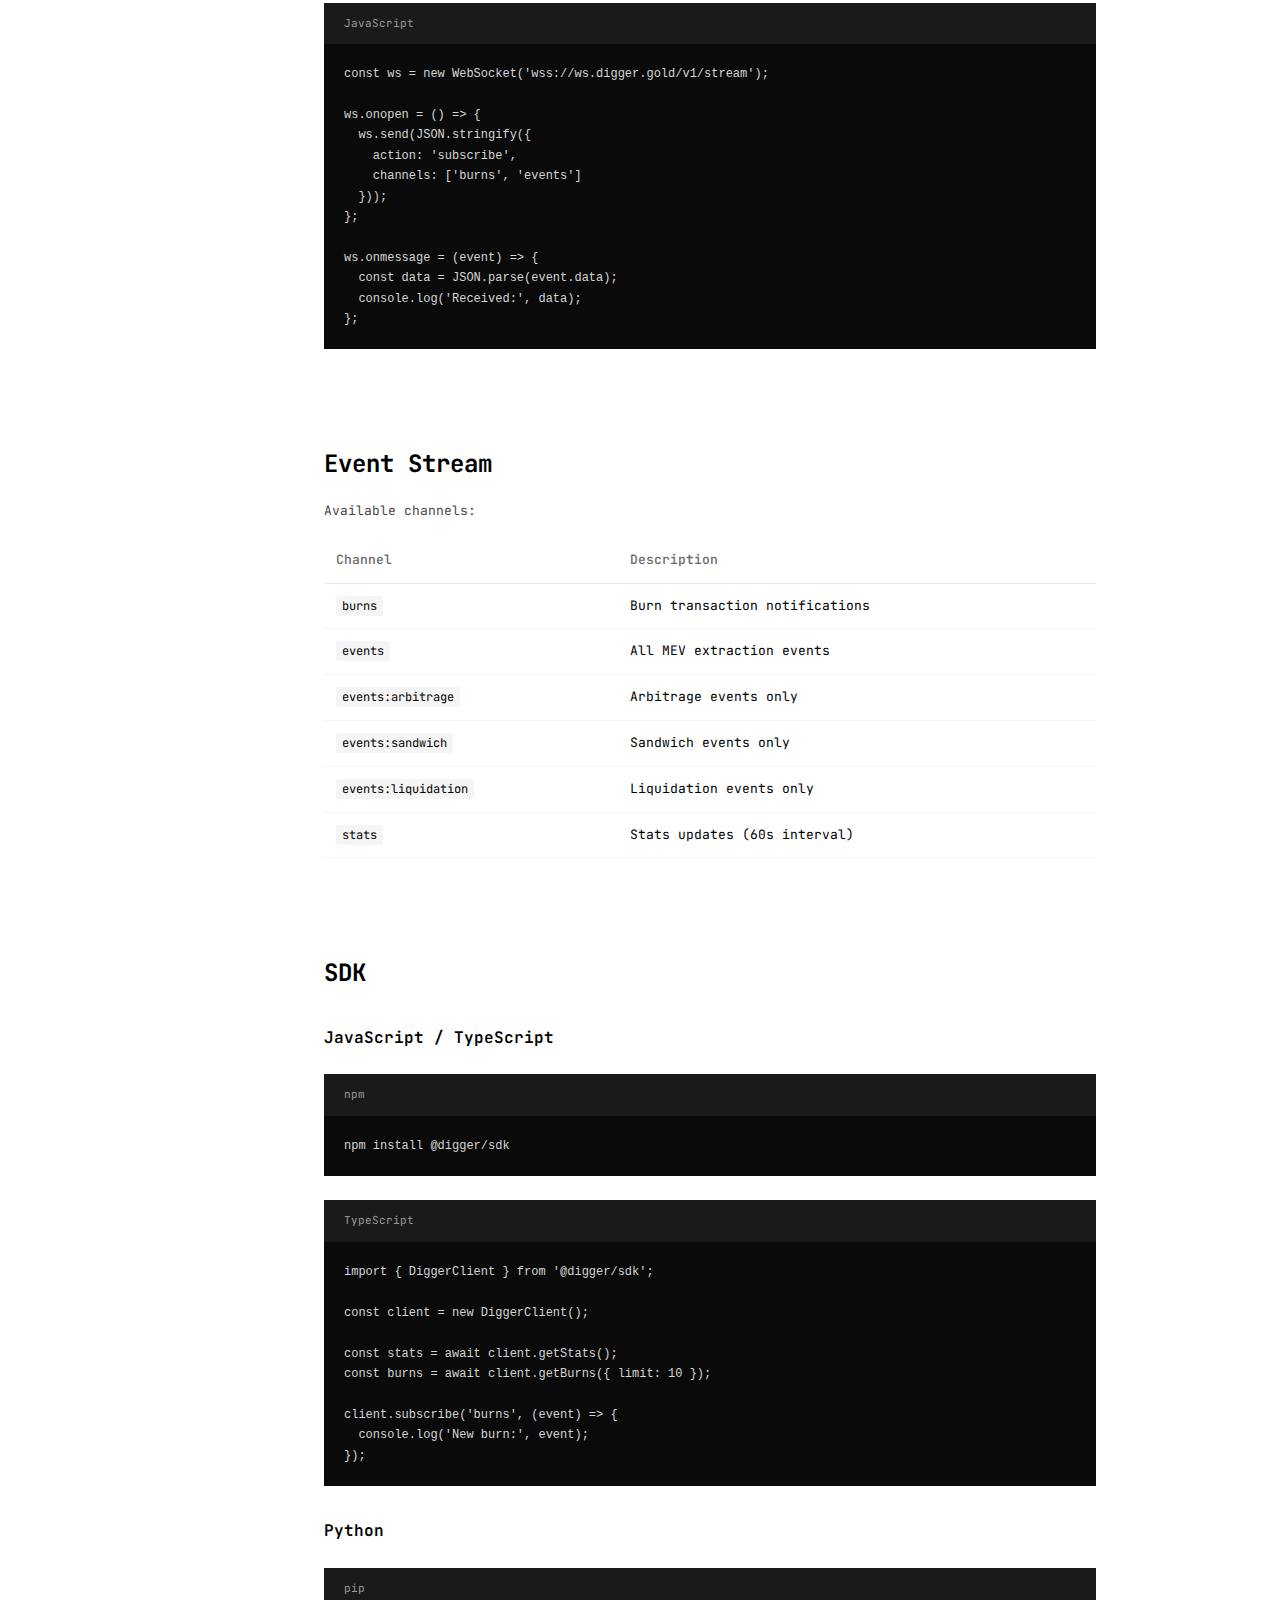
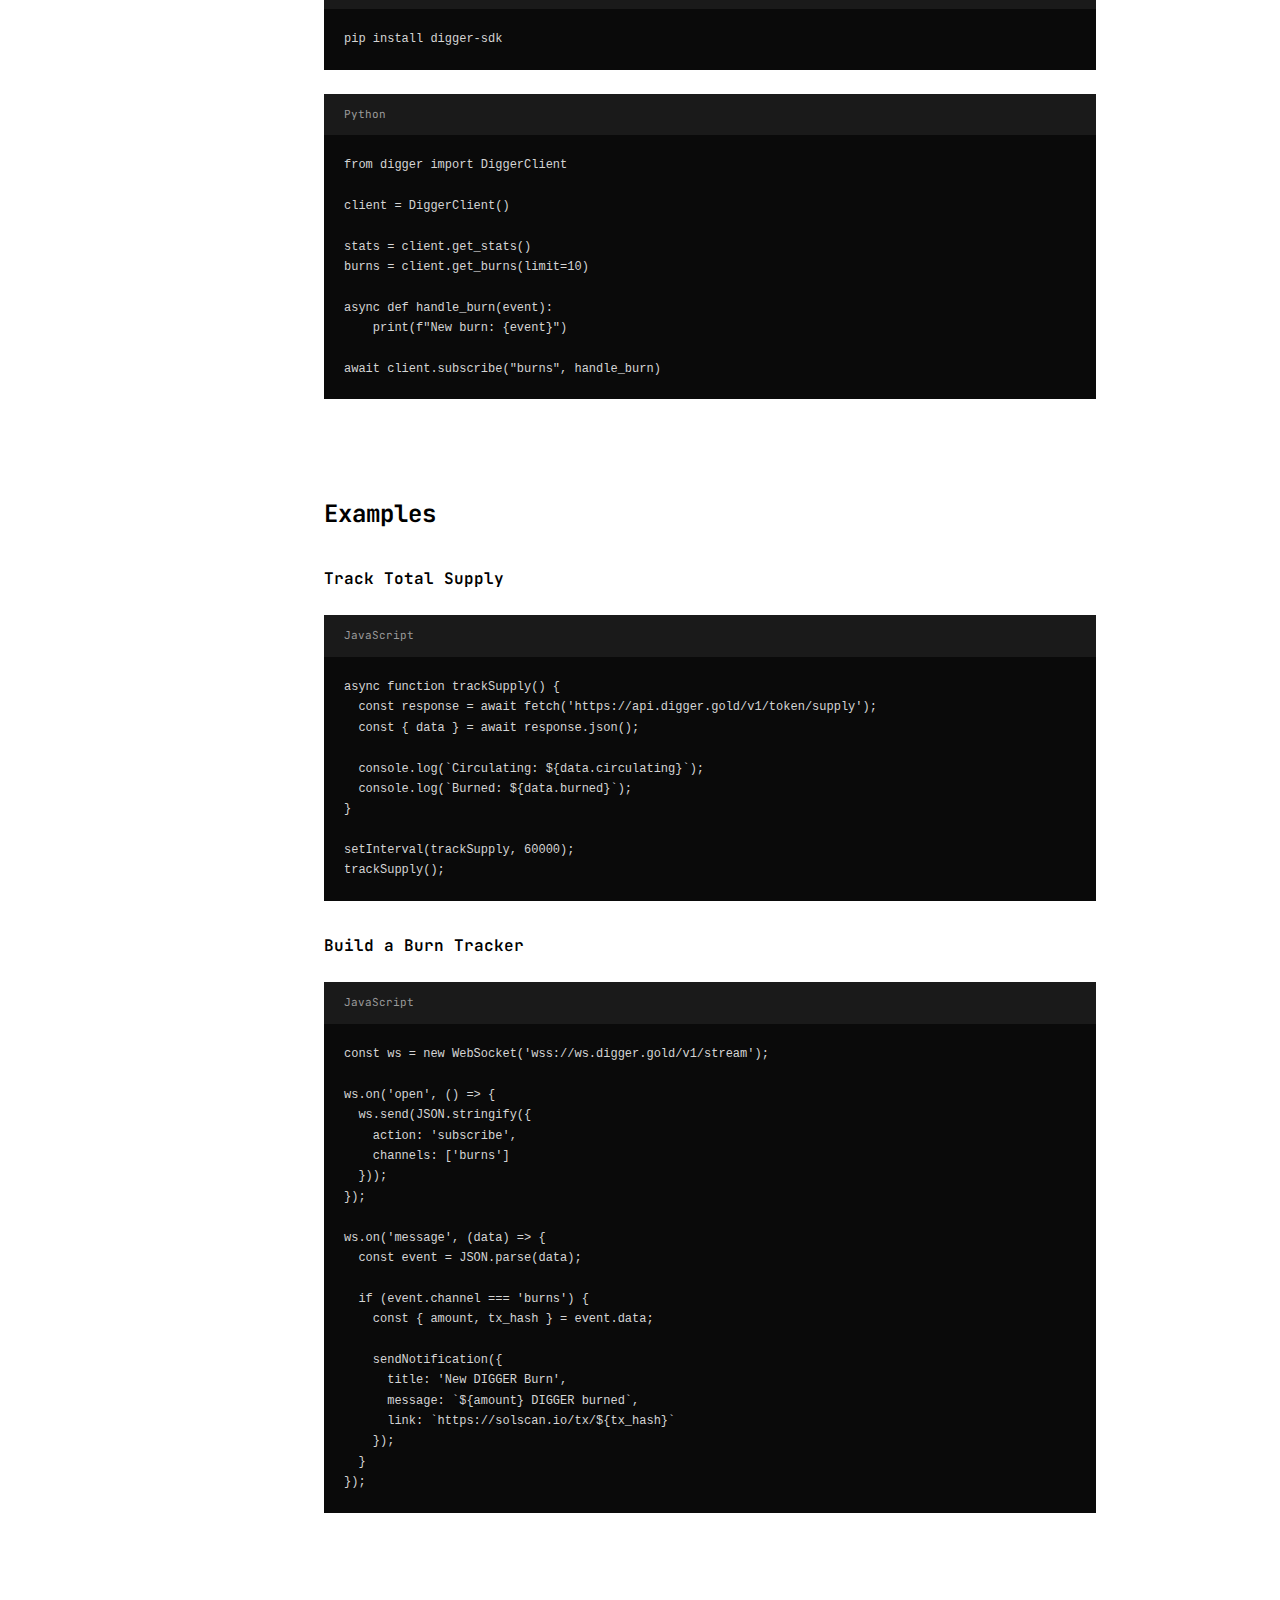
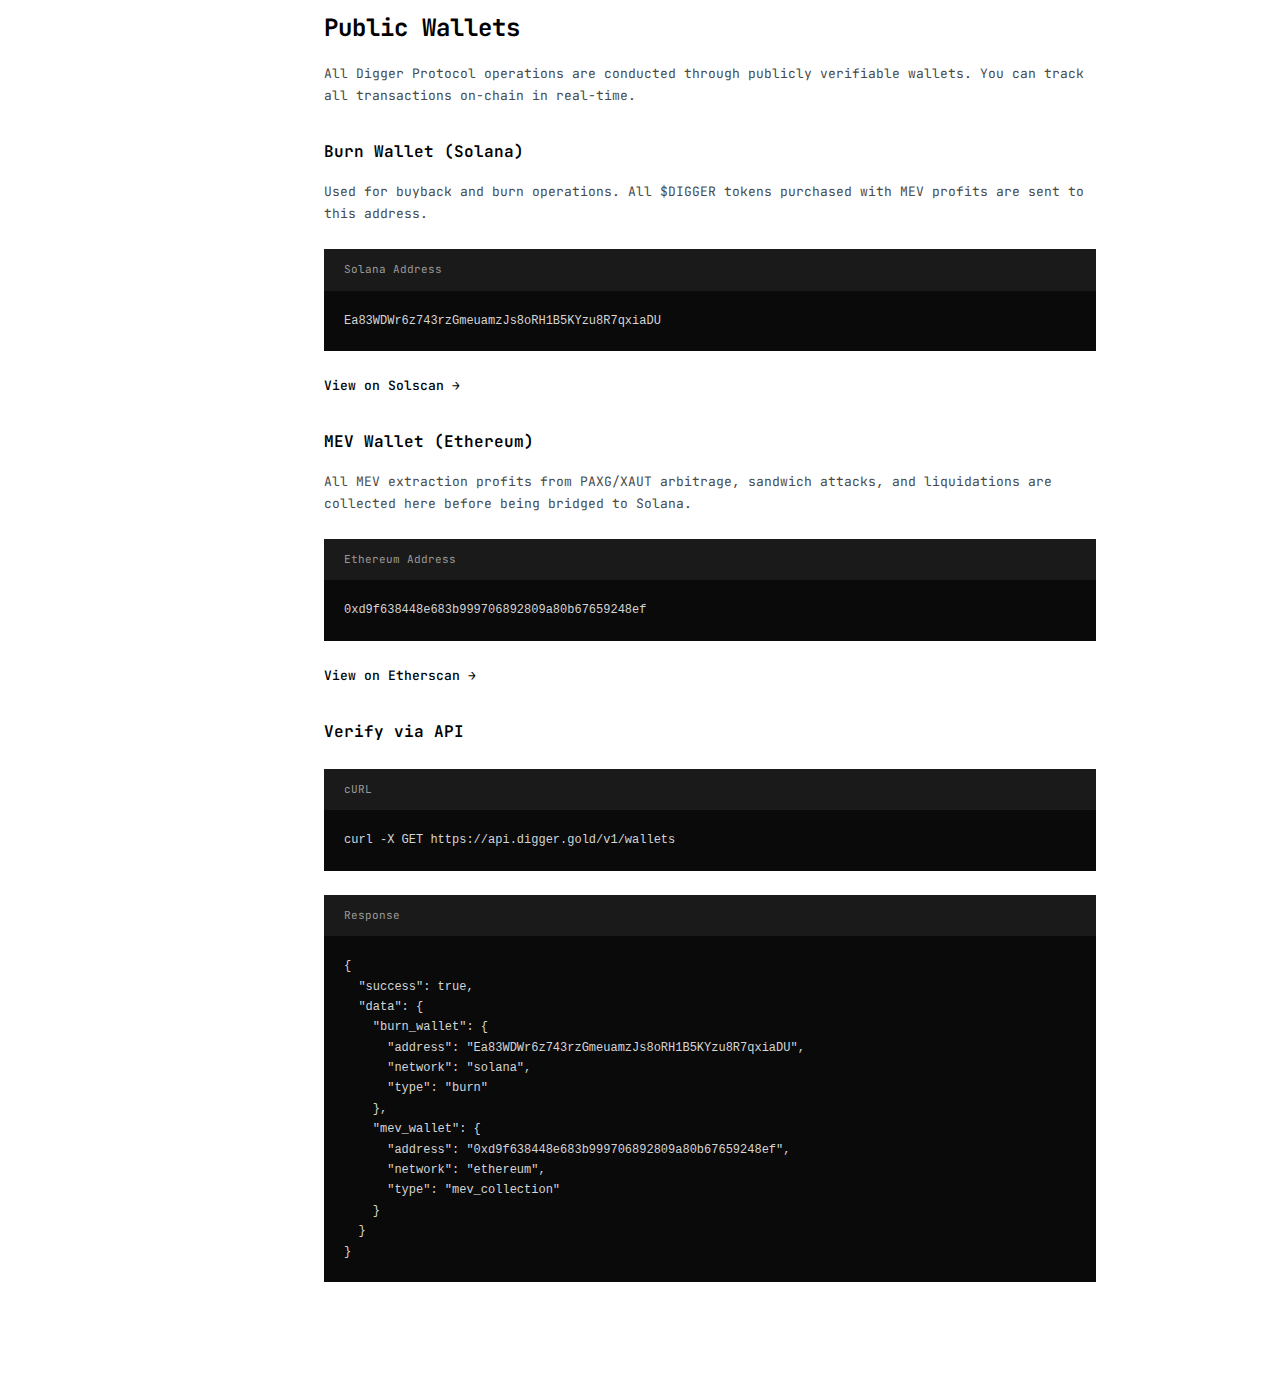
<file: docs.html>
<!DOCTYPE html>
<html lang="en">
<head>
    <meta charset="UTF-8">
    <meta name="viewport" content="width=device-width, initial-scale=1.0">
    <title>Documentation — Digger Protocol</title>
    <link rel="preconnect" href="https://fonts.googleapis.com">
    <link rel="preconnect" href="https://fonts.gstatic.com" crossorigin>
    <link href="https://fonts.googleapis.com/css2?family=JetBrains+Mono:wght@400;500;600;700&display=swap" rel="stylesheet">
    <link rel="stylesheet" href="src/styles.css">
</head>
<body>
    <nav class="nav">
        <div class="nav-left">
            <a href="index.html" class="nav-logo">
                <div class="logo-box">
                    <div class="logo-inner">
                        <div class="logo-dot"></div>
                    </div>
                </div>
                <span class="logo-text">DIGGER</span>
            </a>
        </div>
        <div class="nav-center"></div>
        <div class="nav-right">
            <a href="index.html#features" class="nav-link">FEATURES</a>
            <a href="index.html#architecture" class="nav-link">ARCHITECTURE</a>
            <a href="index.html#api" class="nav-link">API</a>
            <a href="docs.html" class="nav-link">DOCS</a>
            <a href="https://t.me/gold_digg_bot" target="_blank" class="nav-link nav-link-highlight">LAUNCH APP</a>
        </div>
    </nav>

    <div class="docs-layout">
        <aside class="docs-sidebar">
            <div class="docs-nav-section">
                <div class="docs-nav-title">Getting Started</div>
                <div class="docs-nav-links">
                    <a href="#introduction" class="active">Introduction</a>
                    <a href="#quickstart">Quick Start</a>
                    <a href="#authentication">Authentication</a>
                </div>
            </div>
            <div class="docs-nav-section">
                <div class="docs-nav-title">API Reference</div>
                <div class="docs-nav-links">
                    <a href="#api-overview">Overview</a>
                    <a href="#api-stats">Statistics</a>
                    <a href="#api-burns">Burns</a>
                    <a href="#api-events">Events</a>
                    <a href="#api-token">Token</a>
                </div>
            </div>
            <div class="docs-nav-section">
                <div class="docs-nav-title">WebSocket</div>
                <div class="docs-nav-links">
                    <a href="#ws-connection">Connection</a>
                    <a href="#ws-events">Event Stream</a>
                </div>
            </div>
            <div class="docs-nav-section">
                <div class="docs-nav-title">Integration</div>
                <div class="docs-nav-links">
                    <a href="#sdk">SDK</a>
                    <a href="#examples">Examples</a>
                </div>
            </div>
            <div class="docs-nav-section">
                <div class="docs-nav-title">Contracts</div>
                <div class="docs-nav-links">
                    <a href="#wallets">Public Wallets</a>
                </div>
            </div>
        </aside>

        <main class="docs-content">
            <div class="docs-header">
                <h1>Documentation</h1>
                <p>Complete API reference and integration guides for Digger Protocol</p>
            </div>

            <section id="introduction" class="docs-section">
                <h2>Introduction</h2>
                <p>
                    Digger Protocol provides a REST API and WebSocket interface for accessing real-time 
                    data about MEV extraction from precious metals markets and token burn operations.
                </p>
                <p>The API allows you to:</p>
                <ul>
                    <li>Query current protocol statistics and metrics</li>
                    <li>Retrieve burn transaction history</li>
                    <li>Subscribe to real-time MEV events</li>
                    <li>Access token supply and market data</li>
                </ul>

                <h3>Base URL</h3>
                <div class="docs-code">
                    <div class="docs-code-header">Production</div>
                    <pre>https://api.digger.gold/v1</pre>
                </div>

                <h3>Response Format</h3>
                <p>All responses are returned in JSON format:</p>
                <div class="docs-code">
                    <div class="docs-code-header">JSON</div>
                    <pre>{
  "success": true,
  "data": { ... },
  "timestamp": 1706472000000
}</pre>
                </div>
            </section>

            <section id="quickstart" class="docs-section">
                <h2>Quick Start</h2>

                <h3>Fetch Current Stats</h3>
                <div class="docs-code">
                    <div class="docs-code-header">cURL</div>
                    <pre>curl -X GET https://api.digger.gold/v1/stats</pre>
                </div>

                <h3>JavaScript</h3>
                <div class="docs-code">
                    <div class="docs-code-header">JavaScript</div>
                    <pre>const response = await fetch('https://api.digger.gold/v1/stats');
const data = await response.json();

console.log('Total Burned:', data.data.total_burned);
console.log('Total Extracted:', data.data.total_extracted_usd);</pre>
                </div>

                <h3>Python</h3>
                <div class="docs-code">
                    <div class="docs-code-header">Python</div>
                    <pre>import requests

response = requests.get('https://api.digger.gold/v1/stats')
data = response.json()

print(f"Total Burned: {data['data']['total_burned']}")
print(f"Total Extracted: {data['data']['total_extracted_usd']}")</pre>
                </div>
            </section>

            <section id="authentication" class="docs-section">
                <h2>Authentication</h2>
                <p>
                    Public endpoints do not require authentication. Rate limited to 100 requests/min per IP.
                </p>
                <p>For higher rate limits, include your API key:</p>
                <div class="docs-code">
                    <div class="docs-code-header">Header</div>
                    <pre>Authorization: Bearer YOUR_API_KEY</pre>
                </div>

                <h3>Rate Limits</h3>
                <table class="params-table">
                    <thead>
                        <tr>
                            <th>Tier</th>
                            <th>Requests/min</th>
                            <th>WebSocket</th>
                        </tr>
                    </thead>
                    <tbody>
                        <tr>
                            <td>Public</td>
                            <td>100</td>
                            <td>1 connection</td>
                        </tr>
                        <tr>
                            <td>Basic</td>
                            <td>1,000</td>
                            <td>5 connections</td>
                        </tr>
                        <tr>
                            <td>Pro</td>
                            <td>10,000</td>
                            <td>25 connections</td>
                        </tr>
                    </tbody>
                </table>
            </section>

            <section id="api-overview" class="docs-section">
                <h2>API Overview</h2>
                <table class="params-table">
                    <thead>
                        <tr>
                            <th>Method</th>
                            <th>Endpoint</th>
                            <th>Description</th>
                        </tr>
                    </thead>
                    <tbody>
                        <tr>
                            <td><code>GET</code></td>
                            <td><code>/stats</code></td>
                            <td>Protocol statistics</td>
                        </tr>
                        <tr>
                            <td><code>GET</code></td>
                            <td><code>/burns</code></td>
                            <td>Burn transaction history</td>
                        </tr>
                        <tr>
                            <td><code>GET</code></td>
                            <td><code>/burns/:txHash</code></td>
                            <td>Single burn details</td>
                        </tr>
                        <tr>
                            <td><code>GET</code></td>
                            <td><code>/events</code></td>
                            <td>MEV event history</td>
                        </tr>
                        <tr>
                            <td><code>GET</code></td>
                            <td><code>/token</code></td>
                            <td>Token information</td>
                        </tr>
                        <tr>
                            <td><code>GET</code></td>
                            <td><code>/token/supply</code></td>
                            <td>Current circulating supply</td>
                        </tr>
                    </tbody>
                </table>
            </section>

            <section id="api-stats" class="docs-section">
                <h2>Statistics</h2>

                <div class="endpoint-card">
                    <div class="endpoint-header">
                        <span class="endpoint-method get">GET</span>
                        <span class="endpoint-path">/stats</span>
                    </div>
                    <div class="endpoint-body">
                        <p class="endpoint-desc">Returns current protocol statistics.</p>
                        
                        <h4>Response</h4>
                        <div class="docs-code">
                            <pre>{
  "success": true,
  "data": {
    "total_burned": null,
    "total_extracted_usd": null,
    "supply_burned_percent": null,
    "current_supply": null,
    "initial_supply": 1000000000,
    "burn_24h": null,
    "events_24h": null,
    "active_strategies": 0,
    "supported_markets": ["PAXG", "XAUT", "sXAU", "sXAG"]
  },
  "timestamp": null
}</pre>
                        </div>
                    </div>
                </div>
            </section>

            <section id="api-burns" class="docs-section">
                <h2>Burns</h2>

                <div class="endpoint-card">
                    <div class="endpoint-header">
                        <span class="endpoint-method get">GET</span>
                        <span class="endpoint-path">/burns</span>
                    </div>
                    <div class="endpoint-body">
                        <p class="endpoint-desc">Returns paginated list of burn transactions.</p>
                        
                        <h4>Parameters</h4>
                        <table class="params-table">
                            <thead>
                                <tr>
                                    <th>Parameter</th>
                                    <th>Type</th>
                                    <th>Default</th>
                                </tr>
                            </thead>
                            <tbody>
                                <tr>
                                    <td><code>limit</code></td>
                                    <td>integer</td>
                                    <td>20</td>
                                </tr>
                                <tr>
                                    <td><code>offset</code></td>
                                    <td>integer</td>
                                    <td>0</td>
                                </tr>
                                <tr>
                                    <td><code>order</code></td>
                                    <td>string</td>
                                    <td>desc</td>
                                </tr>
                            </tbody>
                        </table>

                        <h4>Response</h4>
                        <div class="docs-code">
                            <pre>{
  "success": true,
  "data": {
    "burns": [],
    "total": 0,
    "limit": 20,
    "offset": 0
  },
  "timestamp": null
}</pre>
                        </div>
                    </div>
                </div>
            </section>

            <section id="api-events" class="docs-section">
                <h2>Events</h2>

                <div class="endpoint-card">
                    <div class="endpoint-header">
                        <span class="endpoint-method get">GET</span>
                        <span class="endpoint-path">/events</span>
                    </div>
                    <div class="endpoint-body">
                        <p class="endpoint-desc">Returns MEV extraction events.</p>
                        
                        <h4>Parameters</h4>
                        <table class="params-table">
                            <thead>
                                <tr>
                                    <th>Parameter</th>
                                    <th>Type</th>
                                    <th>Description</th>
                                </tr>
                            </thead>
                            <tbody>
                                <tr>
                                    <td><code>type</code></td>
                                    <td>string</td>
                                    <td>arbitrage, sandwich, liquidation</td>
                                </tr>
                                <tr>
                                    <td><code>market</code></td>
                                    <td>string</td>
                                    <td>PAXG, XAUT, etc.</td>
                                </tr>
                                <tr>
                                    <td><code>limit</code></td>
                                    <td>integer</td>
                                    <td>Number of results (max 100)</td>
                                </tr>
                            </tbody>
                        </table>

                        <h4>Event Schema</h4>
                        <div class="docs-code">
                            <pre>{
  "id": "string",
  "type": "arbitrage | sandwich | liquidation",
  "market": "PAXG | XAUT | sXAU | sXAG",
  "profit_usd": "number",
  "profit_eth": "number",
  "tx_hash": "string",
  "block_number": "number",
  "timestamp": "number"
}</pre>
                        </div>
                    </div>
                </div>
            </section>

            <section id="api-token" class="docs-section">
                <h2>Token</h2>

                <div class="endpoint-card">
                    <div class="endpoint-header">
                        <span class="endpoint-method get">GET</span>
                        <span class="endpoint-path">/token</span>
                    </div>
                    <div class="endpoint-body">
                        <p class="endpoint-desc">Returns token information.</p>
                        
                        <div class="docs-code">
                            <pre>{
  "success": true,
  "data": {
    "name": "Digger",
    "symbol": "DIGGER",
    "network": "solana",
    "contract": null,
    "decimals": 9,
    "initial_supply": 1000000000,
    "current_supply": null,
    "total_burned": null,
    "burn_address": null
  },
  "timestamp": null
}</pre>
                        </div>
                    </div>
                </div>
            </section>

            <section id="ws-connection" class="docs-section">
                <h2>WebSocket Connection</h2>

                <h3>URL</h3>
                <div class="docs-code">
                    <div class="docs-code-header">WebSocket</div>
                    <pre>wss://ws.digger.gold/v1/stream</pre>
                </div>

                <h3>Connection Example</h3>
                <div class="docs-code">
                    <div class="docs-code-header">JavaScript</div>
                    <pre>const ws = new WebSocket('wss://ws.digger.gold/v1/stream');

ws.onopen = () => {
  ws.send(JSON.stringify({
    action: 'subscribe',
    channels: ['burns', 'events']
  }));
};

ws.onmessage = (event) => {
  const data = JSON.parse(event.data);
  console.log('Received:', data);
};</pre>
                </div>
            </section>

            <section id="ws-events" class="docs-section">
                <h2>Event Stream</h2>
                <p>Available channels:</p>

                <table class="params-table">
                    <thead>
                        <tr>
                            <th>Channel</th>
                            <th>Description</th>
                        </tr>
                    </thead>
                    <tbody>
                        <tr>
                            <td><code>burns</code></td>
                            <td>Burn transaction notifications</td>
                        </tr>
                        <tr>
                            <td><code>events</code></td>
                            <td>All MEV extraction events</td>
                        </tr>
                        <tr>
                            <td><code>events:arbitrage</code></td>
                            <td>Arbitrage events only</td>
                        </tr>
                        <tr>
                            <td><code>events:sandwich</code></td>
                            <td>Sandwich events only</td>
                        </tr>
                        <tr>
                            <td><code>events:liquidation</code></td>
                            <td>Liquidation events only</td>
                        </tr>
                        <tr>
                            <td><code>stats</code></td>
                            <td>Stats updates (60s interval)</td>
                        </tr>
                    </tbody>
                </table>
            </section>

            <section id="sdk" class="docs-section">
                <h2>SDK</h2>

                <h3>JavaScript / TypeScript</h3>
                <div class="docs-code">
                    <div class="docs-code-header">npm</div>
                    <pre>npm install @digger/sdk</pre>
                </div>

                <div class="docs-code">
                    <div class="docs-code-header">TypeScript</div>
                    <pre>import { DiggerClient } from '@digger/sdk';

const client = new DiggerClient();

const stats = await client.getStats();
const burns = await client.getBurns({ limit: 10 });

client.subscribe('burns', (event) => {
  console.log('New burn:', event);
});</pre>
                </div>

                <h3>Python</h3>
                <div class="docs-code">
                    <div class="docs-code-header">pip</div>
                    <pre>pip install digger-sdk</pre>
                </div>

                <div class="docs-code">
                    <div class="docs-code-header">Python</div>
                    <pre>from digger import DiggerClient

client = DiggerClient()

stats = client.get_stats()
burns = client.get_burns(limit=10)

async def handle_burn(event):
    print(f"New burn: {event}")

await client.subscribe("burns", handle_burn)</pre>
                </div>
            </section>

            <section id="examples" class="docs-section">
                <h2>Examples</h2>

                <h3>Track Total Supply</h3>
                <div class="docs-code">
                    <div class="docs-code-header">JavaScript</div>
                    <pre>async function trackSupply() {
  const response = await fetch('https://api.digger.gold/v1/token/supply');
  const { data } = await response.json();
  
  console.log(`Circulating: ${data.circulating}`);
  console.log(`Burned: ${data.burned}`);
}

setInterval(trackSupply, 60000);
trackSupply();</pre>
                </div>

                <h3>Build a Burn Tracker</h3>
                <div class="docs-code">
                    <div class="docs-code-header">JavaScript</div>
                    <pre>const ws = new WebSocket('wss://ws.digger.gold/v1/stream');

ws.on('open', () => {
  ws.send(JSON.stringify({
    action: 'subscribe',
    channels: ['burns']
  }));
});

ws.on('message', (data) => {
  const event = JSON.parse(data);
  
  if (event.channel === 'burns') {
    const { amount, tx_hash } = event.data;
    
    sendNotification({
      title: 'New DIGGER Burn',
      message: `${amount} DIGGER burned`,
      link: `https://solscan.io/tx/${tx_hash}`
    });
  }
});</pre>
                </div>
            </section>

            <section id="wallets" class="docs-section">
                <h2>Public Wallets</h2>
                <p>
                    All Digger Protocol operations are conducted through publicly verifiable wallets. 
                    You can track all transactions on-chain in real-time.
                </p>

                <h3>Burn Wallet (Solana)</h3>
                <p>Used for buyback and burn operations. All $DIGGER tokens purchased with MEV profits are sent to this address.</p>
                <div class="docs-code">
                    <div class="docs-code-header">Solana Address</div>
                    <pre>Ea83WDWr6z743rzGmeuamzJs8oRH1B5KYzu8R7qxiaDU</pre>
                </div>
                <p><a href="https://solscan.io/account/Ea83WDWr6z743rzGmeuamzJs8oRH1B5KYzu8R7qxiaDU" target="_blank" class="docs-link">View on Solscan →</a></p>

                <h3>MEV Wallet (Ethereum)</h3>
                <p>All MEV extraction profits from PAXG/XAUT arbitrage, sandwich attacks, and liquidations are collected here before being bridged to Solana.</p>
                <div class="docs-code">
                    <div class="docs-code-header">Ethereum Address</div>
                    <pre>0xd9f638448e683b999706892809a80b67659248ef</pre>
                </div>
                <p><a href="https://etherscan.io/address/0xd9f638448e683b999706892809a80b67659248ef" target="_blank" class="docs-link">View on Etherscan →</a></p>

                <h3>Verify via API</h3>
                <div class="docs-code">
                    <div class="docs-code-header">cURL</div>
                    <pre>curl -X GET https://api.digger.gold/v1/wallets</pre>
                </div>
                <div class="docs-code">
                    <div class="docs-code-header">Response</div>
                    <pre>{
  "success": true,
  "data": {
    "burn_wallet": {
      "address": "Ea83WDWr6z743rzGmeuamzJs8oRH1B5KYzu8R7qxiaDU",
      "network": "solana",
      "type": "burn"
    },
    "mev_wallet": {
      "address": "0xd9f638448e683b999706892809a80b67659248ef",
      "network": "ethereum",
      "type": "mev_collection"
    }
  }
}</pre>
                </div>
            </section>
        </main>
    </div>

    <script>
        const sections = document.querySelectorAll('.docs-section');
        const navLinks = document.querySelectorAll('.docs-nav-links a');

        window.addEventListener('scroll', () => {
            let current = '';
            sections.forEach(section => {
                const sectionTop = section.offsetTop - 100;
                if (scrollY >= sectionTop) {
                    current = section.getAttribute('id');
                }
            });

            navLinks.forEach(link => {
                link.classList.remove('active');
                if (link.getAttribute('href') === '#' + current) {
                    link.classList.add('active');
                }
            });
        });
    </script>
</body>
</html>
</file>
<file: src/styles.css>
/* ===== VARIABLES ===== */
:root {
    --white: #FFFFFF;
    --black: #000000;
    --gray-50: #FAFAFA;
    --gray-100: #F5F5F5;
    --gray-200: #E8E8E8;
    --gray-300: #D5D5D5;
    --gray-400: #9A9A9A;
    --gray-500: #6A6A6A;
    --gray-600: #4A4A4A;
    --gray-700: #2A2A2A;
    --gray-800: #1A1A1A;
    --gray-900: #0A0A0A;
    
    --accent: #000000;
    --accent-hover: #333333;
    
    --font-mono: 'JetBrains Mono', 'SF Mono', Consolas, monospace;
}

/* ===== RESET ===== */
*, *::before, *::after {
    margin: 0;
    padding: 0;
    box-sizing: border-box;
}

html {
    scroll-behavior: smooth;
}

body {
    font-family: var(--font-mono);
    background: var(--white);
    color: var(--black);
    font-size: 12px;
    line-height: 1.6;
    -webkit-font-smoothing: antialiased;
}

a {
    color: inherit;
    text-decoration: none;
}

/* ===== NAVIGATION ===== */
.nav {
    position: fixed;
    top: 0;
    left: 0;
    right: 0;
    z-index: 100;
    height: 40px;
    display: flex;
    align-items: center;
    background: var(--white);
    border-bottom: 1px solid var(--gray-200);
}

.nav-left {
    height: 100%;
    border-right: 1px solid var(--gray-200);
}

.nav-logo {
    display: flex;
    align-items: center;
    gap: 12px;
    height: 100%;
    padding: 0 24px;
    position: relative;
    overflow: hidden;
    transition: opacity 0.2s;
}

.nav-logo::before {
    content: '';
    position: absolute;
    inset: 0;
    opacity: 0.08;
    background-image: repeating-linear-gradient(
        -45deg,
        transparent,
        transparent 6px,
        var(--black) 6px,
        var(--black) 7px
    );
}

.nav-logo:hover {
    opacity: 0.7;
}

.logo-box {
    width: 20px;
    height: 20px;
    background: var(--black);
    display: flex;
    align-items: center;
    justify-content: center;
    padding: 2px;
    position: relative;
    z-index: 1;
}

.logo-inner {
    width: 100%;
    height: 100%;
    border: 1px solid var(--white);
    display: flex;
    align-items: center;
    justify-content: center;
}

.logo-dot {
    width: 6px;
    height: 6px;
    background: var(--white);
    border-radius: 50%;
}

.logo-text {
    font-weight: 700;
    font-size: 13px;
    letter-spacing: 0.1em;
    text-transform: uppercase;
    position: relative;
    z-index: 1;
}

.nav-center {
    flex: 1;
    height: 100%;
    position: relative;
    overflow: hidden;
    background: var(--gray-50);
}

.nav-center::before {
    content: '';
    position: absolute;
    inset: 0;
    opacity: 0.05;
    background-image: repeating-linear-gradient(
        -45deg,
        transparent,
        transparent 6px,
        var(--black) 6px,
        var(--black) 7px
    );
}

.nav-right {
    display: flex;
    align-items: center;
    height: 100%;
}

.nav-link {
    height: 100%;
    padding: 0 20px;
    display: flex;
    align-items: center;
    font-size: 11px;
    font-weight: 500;
    letter-spacing: 0.05em;
    color: var(--gray-500);
    border-left: 1px solid var(--gray-200);
    transition: all 0.2s;
}

.nav-link:hover {
    color: var(--black);
}

.nav-link-highlight {
    background: var(--gray-50);
}

.nav-link-highlight:hover {
    background: var(--gray-100);
}

/* ===== HERO ===== */
.hero {
    padding: 120px 48px 80px;
    min-height: 100vh;
    display: flex;
    align-items: center;
    position: relative;
    overflow: hidden;
}

.hero-bg {
    position: absolute;
    inset: 0;
    pointer-events: none;
    overflow: hidden;
}

/* Animated grid */
.hero-grid {
    position: absolute;
    inset: 0;
    background-image: 
        linear-gradient(var(--gray-100) 1px, transparent 1px),
        linear-gradient(90deg, var(--gray-100) 1px, transparent 1px);
    background-size: 80px 80px;
    opacity: 0.6;
    animation: grid-move 20s linear infinite;
}

@keyframes grid-move {
    0% {
        transform: translate(0, 0);
    }
    100% {
        transform: translate(80px, 80px);
    }
}

/* Floating code snippets */
.hero-code-float {
    position: absolute;
    inset: 0;
}

.float-code {
    position: absolute;
    font-family: var(--font-mono);
    font-size: 11px;
    color: var(--gray-300);
    white-space: nowrap;
    opacity: 0;
    animation: float-code 15s ease-in-out infinite;
}

.fc-1 { top: 15%; right: 10%; animation-delay: 0s; }
.fc-2 { top: 25%; right: 5%; animation-delay: 2s; }
.fc-3 { top: 45%; right: 8%; animation-delay: 4s; }
.fc-4 { top: 60%; right: 12%; animation-delay: 6s; }
.fc-5 { top: 75%; right: 6%; animation-delay: 8s; }
.fc-6 { top: 35%; right: 15%; animation-delay: 10s; }

@keyframes float-code {
    0%, 100% {
        opacity: 0;
        transform: translateY(20px);
    }
    10%, 90% {
        opacity: 0.4;
        transform: translateY(0);
    }
    50% {
        opacity: 0.6;
        transform: translateY(-10px);
    }
}

/* Geometric shapes */
.hero-shapes {
    position: absolute;
    inset: 0;
}

.hero-shape {
    position: absolute;
    border: 1px solid var(--gray-200);
}

.hs-1 {
    width: 200px;
    height: 200px;
    top: 10%;
    right: 20%;
    transform: rotate(45deg);
    animation: shape-rotate 30s linear infinite;
}

.hs-2 {
    width: 100px;
    height: 100px;
    bottom: 20%;
    right: 30%;
    border-radius: 50%;
    border-style: dashed;
    animation: shape-rotate 20s linear infinite reverse;
}

.hs-3 {
    width: 60px;
    height: 60px;
    top: 30%;
    right: 35%;
    animation: shape-float 8s ease-in-out infinite;
}

.hs-4 {
    width: 150px;
    height: 150px;
    bottom: 30%;
    right: 15%;
    border-radius: 50%;
    border-width: 2px;
    opacity: 0.3;
    animation: shape-pulse 4s ease-in-out infinite;
}

.hs-5 {
    width: 80px;
    height: 80px;
    top: 50%;
    right: 25%;
    transform: rotate(15deg);
    border-style: dotted;
    animation: shape-float 10s ease-in-out infinite 2s;
}

@keyframes shape-rotate {
    from { transform: rotate(0deg); }
    to { transform: rotate(360deg); }
}

@keyframes shape-float {
    0%, 100% { transform: translateY(0) rotate(15deg); }
    50% { transform: translateY(-30px) rotate(20deg); }
}

@keyframes shape-pulse {
    0%, 100% { transform: scale(1); opacity: 0.3; }
    50% { transform: scale(1.1); opacity: 0.5; }
}

/* Animated SVG lines */
.hero-lines {
    position: absolute;
    inset: 0;
    width: 100%;
    height: 100%;
}

.hero-line {
    fill: none;
    stroke: var(--gray-200);
    stroke-width: 1;
    stroke-dasharray: 1000;
    stroke-dashoffset: 1000;
    animation: line-draw 3s ease-out forwards;
}

.hl-1 { animation-delay: 0.5s; }
.hl-2 { animation-delay: 1s; stroke: var(--gray-300); }
.hl-3 { animation-delay: 1.5s; }

@keyframes line-draw {
    to {
        stroke-dashoffset: 0;
    }
}

/* Corner brackets */
.corner-bracket {
    position: absolute;
    width: 60px;
    height: 60px;
    border: 2px solid var(--gray-200);
    opacity: 0.5;
}

.cb-tl {
    top: 40px;
    left: 40px;
    border-right: none;
    border-bottom: none;
    animation: bracket-fade 2s ease-out 0.2s both;
}

.cb-tr {
    top: 40px;
    right: 40px;
    border-left: none;
    border-bottom: none;
    animation: bracket-fade 2s ease-out 0.4s both;
}

.cb-bl {
    bottom: 40px;
    left: 40px;
    border-right: none;
    border-top: none;
    animation: bracket-fade 2s ease-out 0.6s both;
}

.cb-br {
    bottom: 40px;
    right: 40px;
    border-left: none;
    border-top: none;
    animation: bracket-fade 2s ease-out 0.8s both;
}

@keyframes bracket-fade {
    from {
        opacity: 0;
        transform: scale(0.8);
    }
    to {
        opacity: 0.5;
        transform: scale(1);
    }
}

.hero-content {
    max-width: 800px;
    margin-left: 48px;
    position: relative;
    z-index: 1;
}

.hero-label,
.block-label {
    display: flex;
    align-items: center;
    gap: 8px;
    margin-bottom: 16px;
}

.label-dot {
    width: 6px;
    height: 6px;
    background: var(--black);
    border-radius: 50%;
}

.hero-label span,
.block-label span {
    font-size: 11px;
    font-weight: 500;
    letter-spacing: 0.15em;
    text-transform: uppercase;
    color: var(--gray-500);
}

.hero h1 {
    font-size: 48px;
    font-weight: 700;
    line-height: 1.1;
    letter-spacing: -0.02em;
    margin-bottom: 24px;
}

.hero-desc {
    font-size: 14px;
    color: var(--gray-500);
    max-width: 600px;
    margin-bottom: 32px;
    line-height: 1.7;
}

.hero-buttons {
    display: flex;
    gap: 12px;
}

.hero-ca {
    margin-top: 40px;
    display: flex;
    align-items: center;
    gap: 10px;
    font-family: var(--font-mono);
    font-size: 13px;
}

.ca-label {
    color: var(--gray-400);
    font-weight: 500;
}

.ca-address {
    color: var(--black);
    background: var(--gray-100);
    padding: 8px 14px;
    border: 1px solid var(--gray-200);
    transition: all 0.2s;
    word-break: break-all;
}

.ca-address:hover {
    background: var(--gray-200);
    border-color: var(--gray-300);
}

.btn {
    padding: 12px 24px;
    font-family: var(--font-mono);
    font-size: 11px;
    font-weight: 700;
    letter-spacing: 0.1em;
    text-transform: uppercase;
    transition: all 0.2s;
    position: relative;
    overflow: hidden;
}

.btn-primary {
    background: var(--black);
    color: var(--white);
    border: 1px solid var(--black);
}

.btn-primary::before {
    content: '';
    position: absolute;
    inset: 0;
    opacity: 0.15;
    background-image: repeating-linear-gradient(
        -45deg,
        transparent,
        transparent 6px,
        rgba(255,255,255,0.8) 6px,
        rgba(255,255,255,0.6) 7px
    );
}

.btn-primary:hover {
    background: var(--accent-hover);
}

.btn-secondary {
    background: transparent;
    color: var(--gray-500);
    border: 1px solid var(--gray-200);
}

.btn-secondary:hover {
    border-color: var(--black);
    color: var(--black);
}

/* ===== SPLIT LAYOUT ===== */
.features-section {
    border-top: 1px solid var(--gray-200);
}

.split-layout {
    display: flex;
    min-height: 100vh;
}

.split-left {
    width: 50%;
    border-right: 1px solid var(--gray-200);
}

.split-right {
    width: 50%;
    background: var(--gray-900);
    position: sticky;
    top: 40px;
    height: calc(100vh - 40px);
    overflow: hidden;
}

.content-block {
    padding: 48px;
    border-bottom: 1px solid var(--gray-200);
}

.content-block h2 {
    font-size: 28px;
    font-weight: 700;
    letter-spacing: -0.02em;
    margin-bottom: 24px;
}

/* ===== FEATURE LIST ===== */
.feature-list {
    display: flex;
    flex-direction: column;
    gap: 12px;
}

.feature-list p {
    font-size: 12px;
    color: var(--gray-500);
    line-height: 1.6;
}

.bullet {
    display: inline-block;
    width: 4px;
    height: 4px;
    background: var(--black);
    border-radius: 50%;
    margin-right: 8px;
    vertical-align: middle;
}

.feature-title {
    color: var(--black);
    font-weight: 500;
}

/* ===== LAYER LIST ===== */
.layer-list {
    display: flex;
    flex-direction: column;
    gap: 16px;
}

.layer-item {
    border-left: 2px solid var(--black);
    padding-left: 16px;
    padding: 8px 0 8px 16px;
}

.layer-title {
    font-weight: 600;
    margin-bottom: 4px;
}

.layer-desc {
    font-size: 12px;
    color: var(--gray-500);
    margin-bottom: 4px;
}

.layer-sub {
    font-size: 11px;
    color: var(--gray-400);
}

/* ===== FLOW LIST ===== */
.flow-list {
    display: flex;
    flex-direction: column;
    gap: 8px;
}

.flow-item {
    display: flex;
    gap: 16px;
    align-items: flex-start;
    padding: 12px 0 12px 12px;
    border-left: 1px solid var(--gray-200);
    transition: border-color 0.2s;
}

.flow-item:hover {
    border-color: var(--black);
}

.flow-num {
    font-size: 16px;
    font-weight: 700;
    color: var(--black);
    line-height: 1;
}

.flow-item h3 {
    font-size: 12px;
    font-weight: 600;
    margin-bottom: 4px;
}

.flow-item p {
    font-size: 11px;
    color: var(--gray-500);
}

/* ===== TERMINAL WINDOW ===== */
.terminal-window {
    height: 100%;
    display: flex;
    flex-direction: column;
    color: var(--white);
}

.terminal-header {
    padding: 12px 16px;
    border-bottom: 1px solid var(--gray-700);
    display: flex;
    align-items: center;
    gap: 24px;
    flex-shrink: 0;
}

.terminal-dots {
    display: flex;
    gap: 6px;
}

.dot {
    width: 8px;
    height: 8px;
    border-radius: 50%;
    background: var(--gray-700);
}

.dot-active {
    background: var(--black);
    border: 2px solid var(--white);
}

.terminal-title {
    font-size: 11px;
    color: var(--white);
    letter-spacing: 0.05em;
}

.terminal-tabs {
    display: flex;
    border-bottom: 1px solid var(--gray-700);
    flex-shrink: 0;
}

.tab {
    padding: 10px 20px;
    font-size: 11px;
    color: var(--gray-500);
    border-right: 1px solid var(--gray-700);
    cursor: pointer;
    transition: all 0.2s;
}

.tab:hover {
    color: var(--white);
}

.tab-active {
    background: var(--gray-800);
    color: var(--white);
}

.terminal-content {
    flex: 1;
    overflow-y: auto;
    padding: 24px;
}

/* ===== FILE EXPLORER ===== */
.file-explorer {
    margin-bottom: 24px;
}

.explorer-header {
    display: flex;
    align-items: center;
    gap: 8px;
    margin-bottom: 12px;
    color: var(--gray-400);
}

.explorer-title {
    font-size: 11px;
    font-weight: 600;
    color: var(--white);
}

.explorer-tree {
    margin-left: 16px;
}

.tree-item {
    display: flex;
    align-items: center;
    gap: 8px;
    padding: 4px 0;
    color: var(--gray-400);
    cursor: pointer;
    font-size: 12px;
    transition: color 0.2s;
}

.tree-item:hover {
    color: var(--white);
}

.tree-children {
    margin-left: 16px;
}

.folder-name {
    color: var(--white);
}

.arrow {
    font-size: 8px;
}

/* ===== CODE BLOCKS ===== */
.code-block {
    background: var(--black);
    border: 1px solid var(--gray-700);
    margin-bottom: 16px;
}

.code-header {
    padding: 8px 16px;
    font-size: 11px;
    color: var(--gray-500);
    border-bottom: 1px solid var(--gray-700);
}

.code-content {
    padding: 16px;
    font-size: 11px;
    line-height: 1.8;
}

.code-line {
    white-space: pre;
}

.ln {
    color: var(--gray-600);
    margin-right: 16px;
    user-select: none;
}

.c-keyword { color: var(--white); font-weight: 500; }
.c-var { color: var(--white); }
.c-fn { color: var(--white); }
.c-string { color: #FCD34D; }
.c-num { color: #FCD34D; }
.c-prop { color: var(--white); }
.c-op { color: var(--white); }
.c-comment { color: var(--gray-600); }
.c-accent { color: var(--white); font-weight: 700; }
.c-muted { color: var(--gray-500); }
.c-success { color: #4ADE80; }

.terminal-output .code-content {
    color: var(--gray-400);
}

/* ===== MATRIX SECTION ===== */
.matrix-section {
    padding: 80px 48px;
    border-top: 1px solid var(--gray-200);
    position: relative;
    overflow: hidden;
    background: var(--white);
}

.matrix-bg {
    position: absolute;
    inset: 0;
    pointer-events: none;
    overflow: hidden;
}

/* Grid lines background */
.grid-lines {
    position: absolute;
    inset: 0;
    background-image: 
        linear-gradient(var(--gray-200) 1px, transparent 1px),
        linear-gradient(90deg, var(--gray-200) 1px, transparent 1px);
    background-size: 60px 60px;
    opacity: 0.5;
}

/* Floating geometric shapes */
.floating-shapes {
    position: absolute;
    inset: 0;
}

.shape {
    position: absolute;
    border: 1px solid var(--gray-300);
    opacity: 0.4;
}

.shape-1 {
    width: 120px;
    height: 120px;
    top: 10%;
    right: 15%;
    transform: rotate(45deg);
    animation: float-shape 20s ease-in-out infinite;
}

.shape-2 {
    width: 80px;
    height: 80px;
    bottom: 20%;
    left: 10%;
    border-radius: 50%;
    animation: float-shape 15s ease-in-out infinite reverse;
}

.shape-3 {
    width: 60px;
    height: 60px;
    top: 40%;
    left: 20%;
    transform: rotate(15deg);
    animation: float-shape 18s ease-in-out infinite 2s;
}

.shape-4 {
    width: 100px;
    height: 100px;
    bottom: 30%;
    right: 25%;
    border-radius: 50%;
    border-style: dashed;
    animation: rotate-shape 30s linear infinite;
}

@keyframes float-shape {
    0%, 100% {
        transform: translateY(0) rotate(45deg);
    }
    50% {
        transform: translateY(-20px) rotate(50deg);
    }
}

@keyframes rotate-shape {
    from {
        transform: rotate(0deg);
    }
    to {
        transform: rotate(360deg);
    }
}

/* Code rain effect */
.code-rain {
    position: absolute;
    inset: 0;
    display: flex;
    flex-direction: column;
    justify-content: space-around;
    padding: 40px;
}

.code-rain span {
    font-family: var(--font-mono);
    font-size: 11px;
    color: var(--gray-300);
    opacity: 0;
    white-space: nowrap;
    animation: code-float 12s linear infinite;
}

.code-rain span:nth-child(1) { animation-delay: 0s; left: 5%; }
.code-rain span:nth-child(2) { animation-delay: 1.5s; left: 25%; }
.code-rain span:nth-child(3) { animation-delay: 3s; left: 45%; }
.code-rain span:nth-child(4) { animation-delay: 4.5s; left: 65%; }
.code-rain span:nth-child(5) { animation-delay: 6s; left: 85%; }
.code-rain span:nth-child(6) { animation-delay: 7.5s; left: 15%; }
.code-rain span:nth-child(7) { animation-delay: 9s; left: 55%; }
.code-rain span:nth-child(8) { animation-delay: 10.5s; left: 75%; }

@keyframes code-float {
    0% {
        opacity: 0;
        transform: translateX(-100px);
    }
    10% {
        opacity: 0.3;
    }
    90% {
        opacity: 0.3;
    }
    100% {
        opacity: 0;
        transform: translateX(100px);
    }
}

.section-inner {
    max-width: 1200px;
    margin: 0 auto;
    position: relative;
    z-index: 1;
}

.matrix-title {
    font-size: 40px;
    font-weight: 700;
    letter-spacing: -0.02em;
    margin-bottom: 48px;
}

.matrix-grid {
    display: grid;
    grid-template-columns: repeat(3, 1fr);
    gap: 1px;
    background: var(--gray-200);
    border: 1px solid var(--gray-200);
}

.matrix-card {
    background: var(--white);
    padding: 24px;
    transition: all 0.3s cubic-bezier(0.4, 0, 0.2, 1);
    display: block;
    text-decoration: none;
    position: relative;
    cursor: pointer;
}

.matrix-card:hover {
    background: var(--gray-50);
    transform: translateY(-4px);
    box-shadow: 0 8px 30px rgba(0, 0, 0, 0.08);
}

.matrix-card h3 {
    font-size: 13px;
    font-weight: 700;
    margin-bottom: 8px;
    color: var(--black);
    transition: color 0.2s;
}

.matrix-card:hover h3 {
    color: var(--black);
}

.matrix-desc {
    font-size: 12px;
    color: var(--gray-500);
    margin-bottom: 4px;
}

.matrix-sub {
    font-size: 11px;
    color: var(--gray-400);
}

.card-arrow {
    position: absolute;
    bottom: 16px;
    right: 16px;
    font-size: 14px;
    font-weight: 700;
    color: var(--gray-300);
    transition: all 0.3s ease;
    opacity: 0;
    transform: translateX(-10px);
}

.matrix-card:hover .card-arrow {
    opacity: 1;
    transform: translateX(0);
    color: var(--black);
}

/* ===== STATS SECTION ===== */
.stats-section {
    padding: 80px 48px;
    border-top: 1px solid var(--gray-200);
}

.stats-grid {
    display: grid;
    grid-template-columns: repeat(4, 1fr);
    gap: 1px;
    background: var(--gray-200);
    border: 1px solid var(--gray-200);
}

.stat-card {
    background: var(--white);
    padding: 32px 24px;
    text-align: center;
}

.stat-value {
    font-size: 32px;
    font-weight: 700;
    margin-bottom: 8px;
}

.stat-label {
    font-size: 11px;
    color: var(--gray-500);
    text-transform: uppercase;
    letter-spacing: 0.05em;
}

/* ===== TOKEN SECTION ===== */
.token-section {
    padding: 80px 48px;
    border-top: 1px solid var(--gray-200);
}

.token-grid {
    display: grid;
    grid-template-columns: 1fr 1fr;
    gap: 48px;
}

.token-info {
    border: 1px solid var(--gray-200);
}

.token-row {
    display: flex;
    justify-content: space-between;
    padding: 16px 20px;
    border-bottom: 1px solid var(--gray-200);
    font-size: 13px;
}

.token-row:last-child {
    border-bottom: none;
}

.token-key {
    color: var(--gray-500);
}

.token-val {
    font-weight: 500;
}

.token-desc h3 {
    font-size: 16px;
    font-weight: 600;
    margin-bottom: 16px;
}

.token-desc p {
    font-size: 13px;
    color: var(--gray-500);
    line-height: 1.7;
    margin-bottom: 16px;
}

/* Wallets */
.wallets-info {
    margin-top: 32px;
    padding-top: 32px;
    border-top: 1px solid var(--gray-200);
}

.wallets-info h3 {
    font-size: 14px;
    font-weight: 600;
    margin-bottom: 20px;
    text-transform: uppercase;
    letter-spacing: 0.05em;
}

.wallet-row {
    margin-bottom: 20px;
    padding-bottom: 20px;
    border-bottom: 1px solid var(--gray-100);
}

.wallet-row:last-child {
    margin-bottom: 0;
    padding-bottom: 0;
    border-bottom: none;
}

.wallet-label {
    display: block;
    font-size: 11px;
    font-weight: 600;
    text-transform: uppercase;
    letter-spacing: 0.05em;
    color: var(--gray-500);
    margin-bottom: 8px;
}

.wallet-address {
    display: block;
    font-family: var(--font-mono);
    font-size: 11px;
    color: var(--black);
    word-break: break-all;
    padding: 10px 12px;
    background: var(--gray-50);
    border: 1px solid var(--gray-200);
    margin-bottom: 6px;
    transition: all 0.2s;
}

.wallet-address:hover {
    background: var(--gray-100);
    border-color: var(--gray-300);
}

.wallet-desc {
    display: block;
    font-size: 11px;
    color: var(--gray-400);
}

/* Docs link */
.docs-link {
    color: var(--black);
    font-weight: 500;
    transition: opacity 0.2s;
}

.docs-link:hover {
    opacity: 0.7;
}

/* Connect Section */
.connect-section {
    padding: 100px 0;
    background: var(--gray-50);
    border-top: 1px solid var(--gray-200);
    border-bottom: 1px solid var(--gray-200);
}

.connect-subtitle {
    font-size: 18px;
    color: var(--gray-500);
    margin-bottom: 60px;
    max-width: 500px;
}

.connect-flow {
    display: flex;
    align-items: stretch;
    gap: 20px;
    margin-bottom: 60px;
    flex-wrap: wrap;
}

.flow-step {
    flex: 1;
    min-width: 200px;
    background: var(--white);
    border: 1px solid var(--gray-200);
    padding: 30px;
    position: relative;
}

.flow-number {
    font-family: var(--font-mono);
    font-size: 12px;
    color: var(--gray-400);
    margin-bottom: 16px;
}

.flow-content h3 {
    font-size: 16px;
    font-weight: 600;
    margin-bottom: 10px;
}

.flow-content p {
    font-size: 13px;
    color: var(--gray-500);
    line-height: 1.6;
}

.flow-arrow {
    display: flex;
    align-items: center;
    font-family: var(--font-mono);
    font-size: 20px;
    color: var(--gray-300);
}

@media (max-width: 900px) {
    .flow-arrow {
        display: none;
    }
}

.connect-benefits {
    margin-bottom: 60px;
}

.benefit-card {
    background: var(--black);
    color: var(--white);
    padding: 40px;
    max-width: 700px;
}

.benefit-card h4 {
    font-size: 20px;
    font-weight: 600;
    margin-bottom: 12px;
}

.benefit-card p {
    font-size: 14px;
    color: var(--gray-400);
    line-height: 1.7;
}

.connect-details {
    display: grid;
    grid-template-columns: repeat(auto-fit, minmax(250px, 1fr));
    gap: 30px;
    margin-bottom: 50px;
}

.detail-block {
    background: var(--white);
    border: 1px solid var(--gray-200);
    padding: 30px;
}

.detail-block h4 {
    font-size: 12px;
    font-weight: 600;
    text-transform: uppercase;
    letter-spacing: 0.05em;
    margin-bottom: 16px;
    color: var(--gray-500);
}

.detail-block ul {
    list-style: none;
}

.detail-block li {
    font-size: 14px;
    margin-bottom: 10px;
    padding-left: 16px;
    position: relative;
}

.detail-block li::before {
    content: "—";
    position: absolute;
    left: 0;
    color: var(--gray-400);
}

.detail-block li strong {
    font-weight: 600;
}

.code-snippet {
    background: var(--gray-100);
    padding: 12px 16px;
    margin-bottom: 12px;
    font-family: var(--font-mono);
    font-size: 12px;
    border: 1px solid var(--gray-200);
}

.detail-block p {
    font-size: 13px;
    color: var(--gray-500);
}

.connect-cta {
    display: flex;
    gap: 16px;
    flex-wrap: wrap;
}

.cta-btn {
    display: inline-block;
    padding: 14px 32px;
    font-size: 13px;
    font-weight: 500;
    text-transform: uppercase;
    letter-spacing: 0.05em;
    border: 1px solid var(--black);
    background: var(--black);
    color: var(--white);
    transition: all 0.2s;
}

.cta-btn:hover {
    background: var(--gray-800);
}

.cta-btn.cta-secondary {
    background: var(--white);
    color: var(--black);
}

.cta-btn.cta-secondary:hover {
    background: var(--gray-100);
}

/* Setup Steps */
.setup-steps {
    margin-bottom: 60px;
}

.setup-title {
    font-size: 14px;
    font-weight: 600;
    text-transform: uppercase;
    letter-spacing: 0.05em;
    margin-bottom: 30px;
    color: var(--gray-600);
}

.setup-grid {
    display: grid;
    grid-template-columns: repeat(auto-fit, minmax(280px, 1fr));
    gap: 24px;
}

.setup-step {
    background: var(--white);
    border: 1px solid var(--gray-200);
    padding: 30px;
    display: flex;
    gap: 20px;
}

.setup-num {
    width: 36px;
    height: 36px;
    background: var(--black);
    color: var(--white);
    display: flex;
    align-items: center;
    justify-content: center;
    font-family: var(--font-mono);
    font-size: 14px;
    font-weight: 600;
    flex-shrink: 0;
}

.setup-content h4 {
    font-size: 15px;
    font-weight: 600;
    margin-bottom: 8px;
}

.setup-content p {
    font-size: 13px;
    color: var(--gray-500);
    line-height: 1.6;
    margin-bottom: 12px;
}

.setup-content p:last-child {
    margin-bottom: 0;
}

.wallet-code {
    font-family: var(--font-mono);
    font-size: 11px;
    background: var(--gray-100);
    border: 1px solid var(--gray-200);
    padding: 10px 12px;
    word-break: break-all;
    color: var(--black);
}

/* ===== FOOTER ===== */
.footer {
    padding: 24px 48px;
    border-top: 1px solid var(--gray-200);
}

.footer-inner {
    display: flex;
    justify-content: space-between;
    align-items: center;
    font-size: 11px;
    color: var(--gray-500);
}

.footer-links {
    display: flex;
    gap: 24px;
}

.footer-links a {
    transition: color 0.2s;
}

.footer-links a:hover {
    color: var(--black);
}

/* ===== SCROLLBAR ===== */
::-webkit-scrollbar {
    width: 6px;
    height: 6px;
}

::-webkit-scrollbar-track {
    background: var(--gray-800);
}

::-webkit-scrollbar-thumb {
    background: var(--gray-600);
}

::-webkit-scrollbar-thumb:hover {
    background: var(--gray-500);
}

/* ===== RESPONSIVE ===== */
@media (max-width: 1200px) {
    .matrix-grid {
        grid-template-columns: repeat(2, 1fr);
    }
}

@media (max-width: 1024px) {
    .split-layout {
        flex-direction: column;
    }
    
    .split-left,
    .split-right {
        width: 100%;
    }
    
    .split-right {
        position: relative;
        top: 0;
        height: auto;
        min-height: 600px;
    }
    
    .stats-grid {
        grid-template-columns: repeat(2, 1fr);
    }
    
    .token-grid {
        grid-template-columns: 1fr;
    }
}

@media (max-width: 768px) {
    .nav-link:not(.nav-link-highlight) {
        display: none;
    }
    
    .hero {
        padding: 100px 24px 60px;
    }
    
    .hero-content {
        margin-left: 0;
    }
    
    .hero h1 {
        font-size: 32px;
    }
    
    .content-block {
        padding: 32px 24px;
    }
    
    .matrix-section,
    .stats-section,
    .token-section {
        padding: 60px 24px;
    }
    
    .matrix-grid,
    .stats-grid {
        grid-template-columns: 1fr;
    }
    
    .matrix-title {
        font-size: 28px;
    }
    
    .footer-inner {
        flex-direction: column;
        gap: 16px;
        text-align: center;
    }
}

/* ===== DOCS SPECIFIC ===== */
.docs-layout {
    display: flex;
    padding-top: 40px;
    min-height: 100vh;
}

.docs-sidebar {
    width: 260px;
    position: fixed;
    top: 40px;
    left: 0;
    height: calc(100vh - 40px);
    overflow-y: auto;
    padding: 32px 24px;
    border-right: 1px solid var(--gray-200);
    background: var(--white);
}

.docs-nav-section {
    margin-bottom: 32px;
}

.docs-nav-title {
    font-size: 11px;
    font-weight: 600;
    text-transform: uppercase;
    letter-spacing: 0.05em;
    color: var(--gray-400);
    margin-bottom: 12px;
}

.docs-nav-links {
    display: flex;
    flex-direction: column;
    gap: 4px;
}

.docs-nav-links a {
    font-size: 13px;
    color: var(--gray-500);
    padding: 8px 12px;
    margin-left: -12px;
    transition: all 0.15s;
}

.docs-nav-links a:hover,
.docs-nav-links a.active {
    color: var(--black);
    background: var(--gray-100);
}

.docs-content {
    margin-left: 260px;
    padding: 48px 64px;
    max-width: 900px;
}

.docs-header {
    margin-bottom: 48px;
    padding-bottom: 32px;
    border-bottom: 1px solid var(--gray-200);
}

.docs-header h1 {
    font-size: 36px;
    font-weight: 700;
    letter-spacing: -0.02em;
    margin-bottom: 16px;
}

.docs-header p {
    font-size: 14px;
    color: var(--gray-500);
}

.docs-section {
    margin-bottom: 64px;
}

.docs-section h2 {
    font-size: 24px;
    font-weight: 700;
    margin-bottom: 16px;
    padding-top: 32px;
}

.docs-section h3 {
    font-size: 16px;
    font-weight: 600;
    margin: 32px 0 16px;
}

.docs-section p {
    font-size: 13px;
    color: var(--gray-600);
    margin-bottom: 16px;
    line-height: 1.7;
}

.docs-section ul {
    margin: 16px 0;
    padding-left: 24px;
    font-size: 13px;
    color: var(--gray-600);
}

.docs-section li {
    margin-bottom: 8px;
}

.docs-section code {
    font-family: var(--font-mono);
    font-size: 12px;
    background: var(--gray-100);
    padding: 2px 6px;
    border-radius: 3px;
}

.docs-code {
    background: var(--gray-900);
    margin: 24px 0;
    overflow: hidden;
}

.docs-code-header {
    padding: 12px 20px;
    background: var(--gray-800);
    font-size: 11px;
    color: var(--gray-400);
}

.docs-code pre {
    padding: 20px;
    font-size: 12px;
    line-height: 1.7;
    color: var(--gray-300);
    overflow-x: auto;
    margin: 0;
}

.endpoint-card {
    border: 1px solid var(--gray-200);
    margin: 24px 0;
}

.endpoint-header {
    padding: 16px 20px;
    background: var(--gray-50);
    border-bottom: 1px solid var(--gray-200);
    display: flex;
    align-items: center;
    gap: 16px;
}

.endpoint-method {
    font-size: 11px;
    font-weight: 700;
    padding: 4px 8px;
    background: var(--black);
    color: var(--white);
}

.endpoint-method.get {
    background: #22C55E;
}

.endpoint-path {
    font-size: 13px;
}

.endpoint-body {
    padding: 20px;
}

.endpoint-desc {
    font-size: 13px;
    color: var(--gray-600);
    margin-bottom: 16px;
}

.params-table {
    width: 100%;
    border-collapse: collapse;
    font-size: 13px;
}

.params-table th {
    text-align: left;
    font-weight: 500;
    padding: 12px;
    border-bottom: 1px solid var(--gray-200);
    color: var(--gray-500);
}

.params-table td {
    padding: 12px;
    border-bottom: 1px solid var(--gray-100);
}

.params-table code {
    background: var(--gray-100);
    padding: 2px 6px;
    font-size: 12px;
}

@media (max-width: 1024px) {
    .docs-sidebar {
        display: none;
    }
    
    .docs-content {
        margin-left: 0;
        padding: 32px 24px;
    }
}

/* ===== ANIMATIONS ===== */

/* Fade in */
@keyframes fadeIn {
    from {
        opacity: 0;
        transform: translateY(20px);
    }
    to {
        opacity: 1;
        transform: translateY(0);
    }
}

.animate-fade-in {
    animation: fadeIn 0.5s ease-out forwards;
}

/* Scroll animations */
.animate-on-scroll {
    opacity: 0;
    transform: translateY(30px);
    transition: all 0.6s cubic-bezier(0.4, 0, 0.2, 1);
}

.animate-on-scroll.animate-visible {
    opacity: 1;
    transform: translateY(0);
}

/* Type animation */
@keyframes typeIn {
    from {
        opacity: 0;
        transform: translateX(-10px);
    }
    to {
        opacity: 1;
        transform: translateX(0);
    }
}

.animate-type {
    animation: typeIn 0.3s ease-out forwards;
}

/* Pulse animation for dots */
@keyframes pulse {
    0%, 100% {
        opacity: 1;
        transform: scale(1);
    }
    50% {
        opacity: 0.5;
        transform: scale(1.2);
    }
}

.pulse-animation {
    animation: pulse 2s ease-in-out infinite;
}

/* Hero text animation */
@keyframes heroSlideIn {
    from {
        opacity: 0;
        transform: translateY(40px);
    }
    to {
        opacity: 1;
        transform: translateY(0);
    }
}

.animate-hero-text {
    animation: heroSlideIn 0.8s cubic-bezier(0.4, 0, 0.2, 1) forwards;
}

/* Navbar scroll state */
.nav-scrolled {
    box-shadow: 0 2px 20px rgba(0, 0, 0, 0.08);
}

/* Card hover */
.matrix-card {
    transition: all 0.3s cubic-bezier(0.4, 0, 0.2, 1);
}

.matrix-card.card-hover,
.matrix-card:hover {
    background: var(--gray-50);
    transform: translateY(-2px);
}

/* Stat card hover */
.stat-card {
    transition: all 0.3s ease;
}

.stat-card:hover {
    background: var(--gray-50);
}

.stat-card:hover .stat-value {
    transform: scale(1.05);
}

.stat-value {
    transition: transform 0.3s ease;
}

/* Button animations */
.btn {
    transition: all 0.3s cubic-bezier(0.4, 0, 0.2, 1);
}

.btn-primary:hover {
    transform: translateY(-2px);
    box-shadow: 0 4px 12px rgba(0, 0, 0, 0.15);
}

.btn-secondary:hover {
    transform: translateY(-2px);
}

/* Nav link hover */
.nav-link {
    position: relative;
    overflow: hidden;
}

.nav-link::after {
    content: '';
    position: absolute;
    bottom: 0;
    left: 0;
    width: 100%;
    height: 2px;
    background: var(--black);
    transform: translateX(-100%);
    transition: transform 0.3s ease;
}

.nav-link:hover::after {
    transform: translateX(0);
}

/* Terminal tab animation */
.tab {
    position: relative;
    transition: all 0.2s ease;
}

.tab::before {
    content: '';
    position: absolute;
    top: 0;
    left: 0;
    right: 0;
    height: 2px;
    background: var(--white);
    transform: scaleX(0);
    transition: transform 0.3s ease;
}

.tab-active::before,
.tab:hover::before {
    transform: scaleX(1);
}

/* Code line hover */
.code-line {
    transition: background 0.2s ease;
    padding: 0 8px;
    margin: 0 -8px;
    border-radius: 2px;
}

.code-line:hover {
    background: rgba(255, 255, 255, 0.05);
}

/* Tree item animation */
.tree-item {
    transition: all 0.2s ease;
}

.tree-children {
    overflow: hidden;
    max-height: 500px;
    transition: max-height 0.3s ease;
}

.tree-children.collapsed {
    max-height: 0;
}

/* Flow item animation */
.flow-item {
    transition: all 0.3s ease;
}

.flow-item:hover {
    padding-left: 20px;
}

.flow-item:hover .flow-num {
    transform: scale(1.1);
}

.flow-num {
    transition: transform 0.3s ease;
}

/* Layer item animation */
.layer-item {
    transition: all 0.3s ease;
}

.layer-item:hover {
    border-left-width: 4px;
    padding-left: 14px;
}

/* Logo animation */
.logo-dot {
    animation: pulse 2s ease-in-out infinite;
}

/* Feature list animation */
.feature-list p {
    transition: all 0.3s ease;
}

.feature-list p:hover {
    transform: translateX(8px);
}

.feature-list p:hover .bullet {
    transform: scale(1.5);
}

.bullet {
    transition: transform 0.3s ease;
}

/* Token row hover */
.token-row {
    transition: background 0.2s ease;
}

.token-row:hover {
    background: var(--gray-50);
}

/* Terminal content scroll */
#terminal-live {
    max-height: 400px;
    overflow-y: auto;
}

/* Stagger animations for matrix grid */
.matrix-grid .matrix-card:nth-child(1) { animation-delay: 0s; }
.matrix-grid .matrix-card:nth-child(2) { animation-delay: 0.1s; }
.matrix-grid .matrix-card:nth-child(3) { animation-delay: 0.2s; }
.matrix-grid .matrix-card:nth-child(4) { animation-delay: 0.3s; }
.matrix-grid .matrix-card:nth-child(5) { animation-delay: 0.4s; }
.matrix-grid .matrix-card:nth-child(6) { animation-delay: 0.5s; }

/* Stagger for stats */
.stats-grid .stat-card:nth-child(1) { animation-delay: 0s; }
.stats-grid .stat-card:nth-child(2) { animation-delay: 0.1s; }
.stats-grid .stat-card:nth-child(3) { animation-delay: 0.2s; }
.stats-grid .stat-card:nth-child(4) { animation-delay: 0.3s; }

/* Hero content stagger */
.hero-label {
    animation: fadeIn 0.6s ease-out 0.1s both;
}

.hero h1 {
    animation: heroSlideIn 0.8s ease-out 0.2s both;
}

.hero-desc {
    animation: fadeIn 0.6s ease-out 0.4s both;
}

.hero-buttons {
    animation: fadeIn 0.6s ease-out 0.6s both;
}

/* Split right fade in */
.split-right {
    animation: fadeIn 0.8s ease-out 0.3s both;
}

/* Cursor blink for terminal */
@keyframes blink {
    0%, 100% { opacity: 1; }
    50% { opacity: 0; }
}

.terminal-cursor {
    display: inline-block;
    width: 8px;
    height: 14px;
    background: var(--white);
    animation: blink 1s step-end infinite;
    margin-left: 4px;
    vertical-align: middle;
}
</file>
